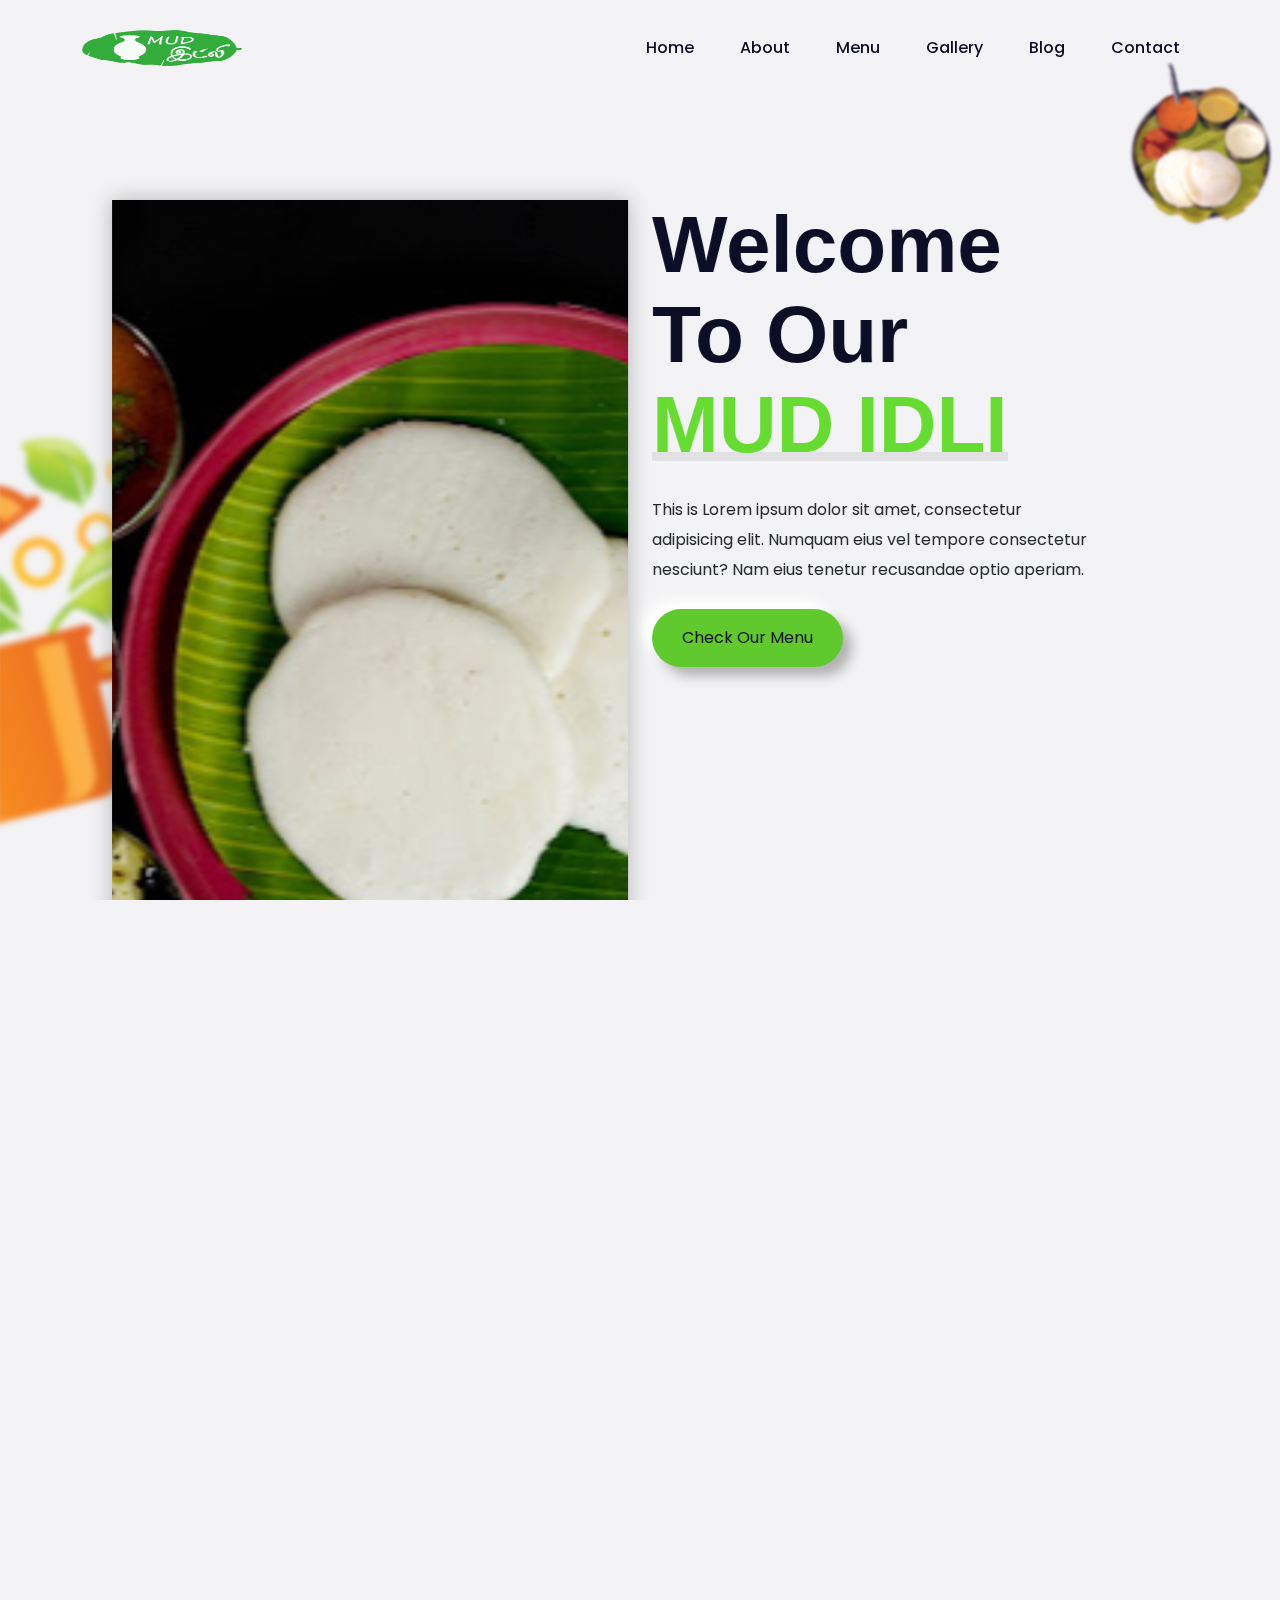
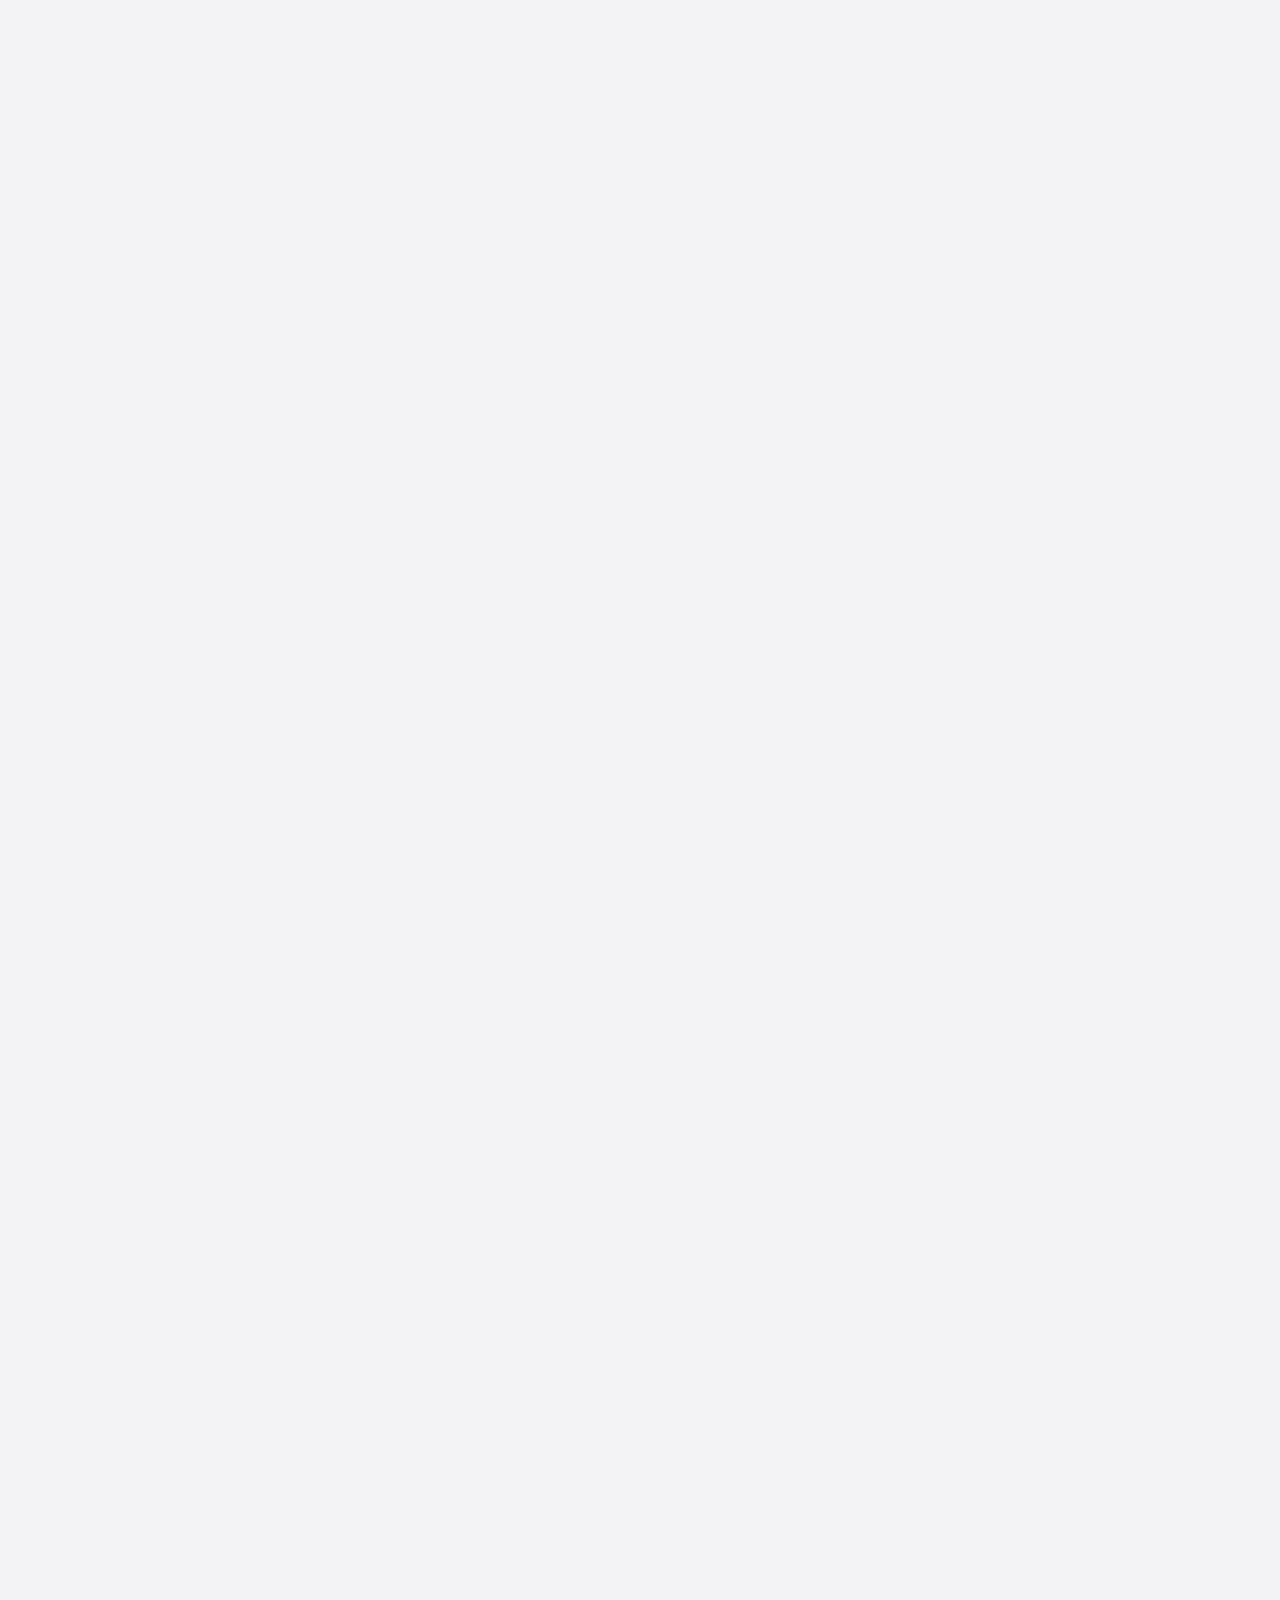
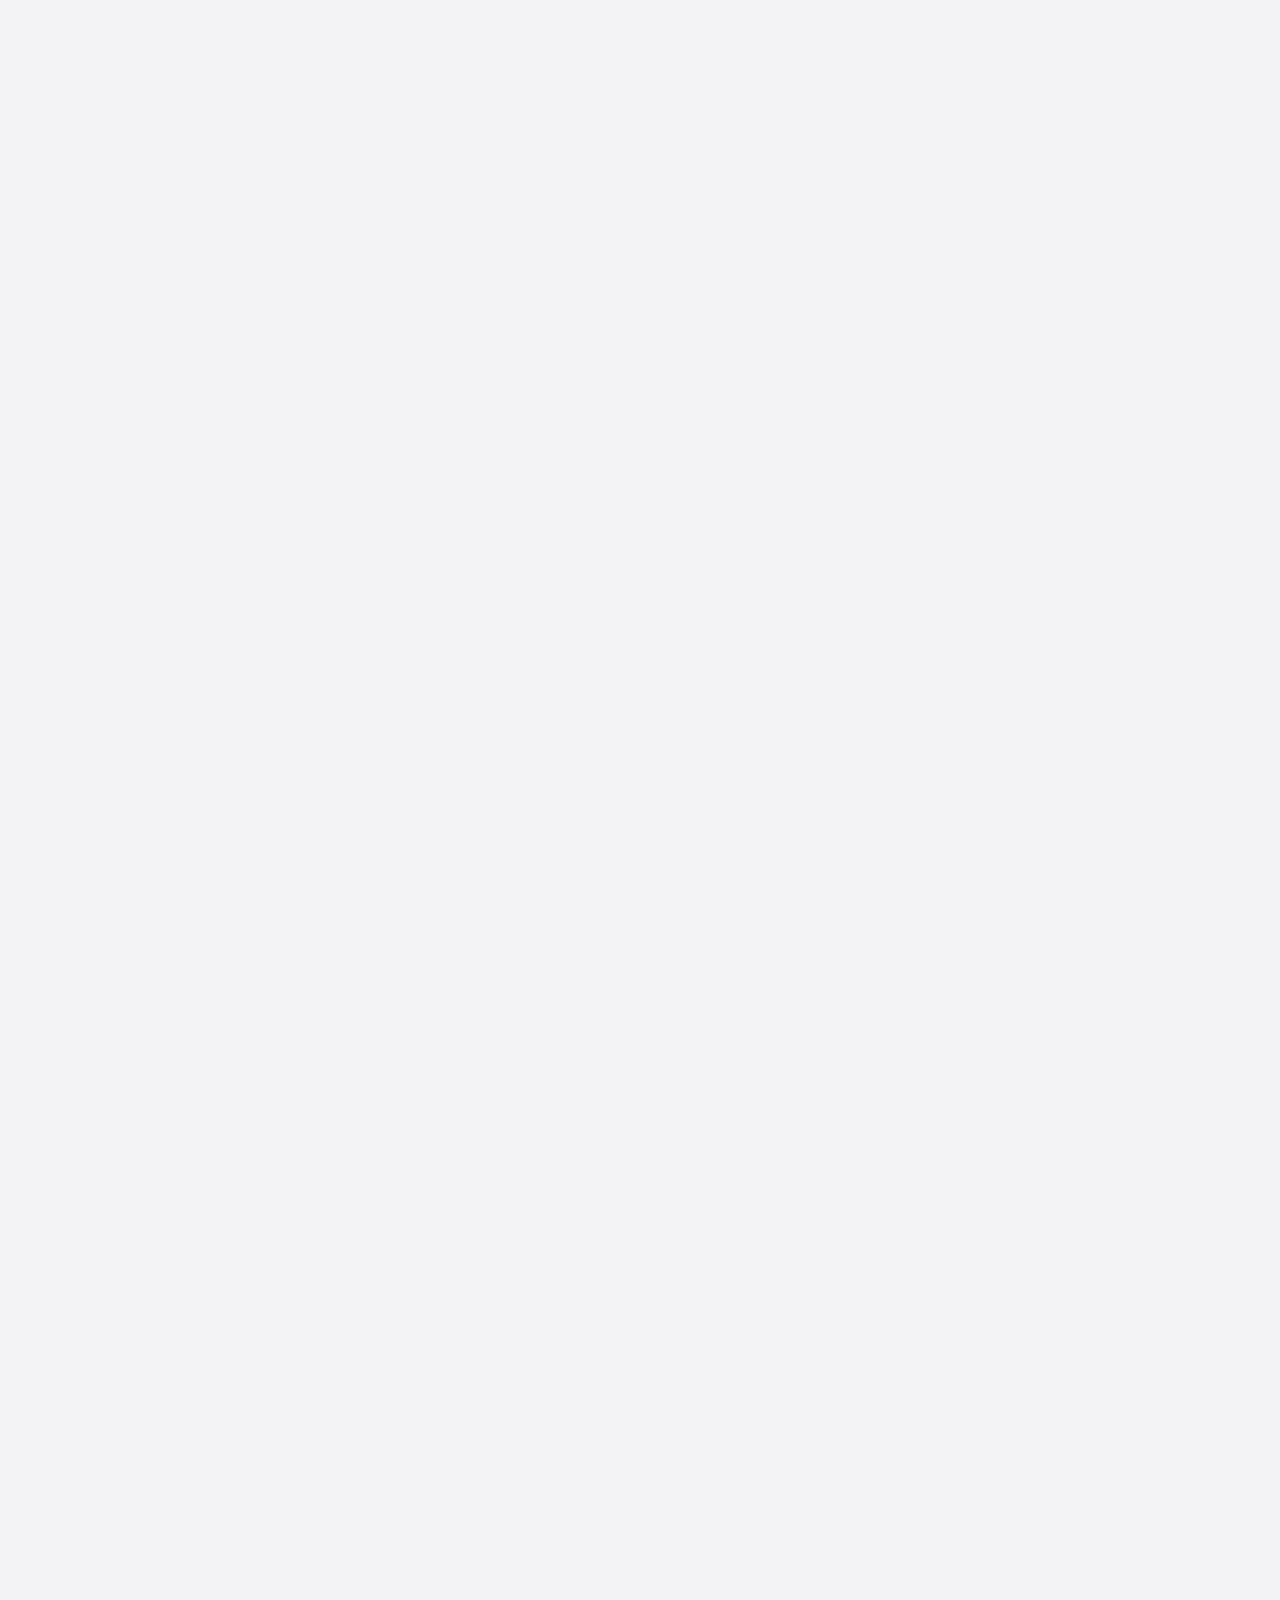
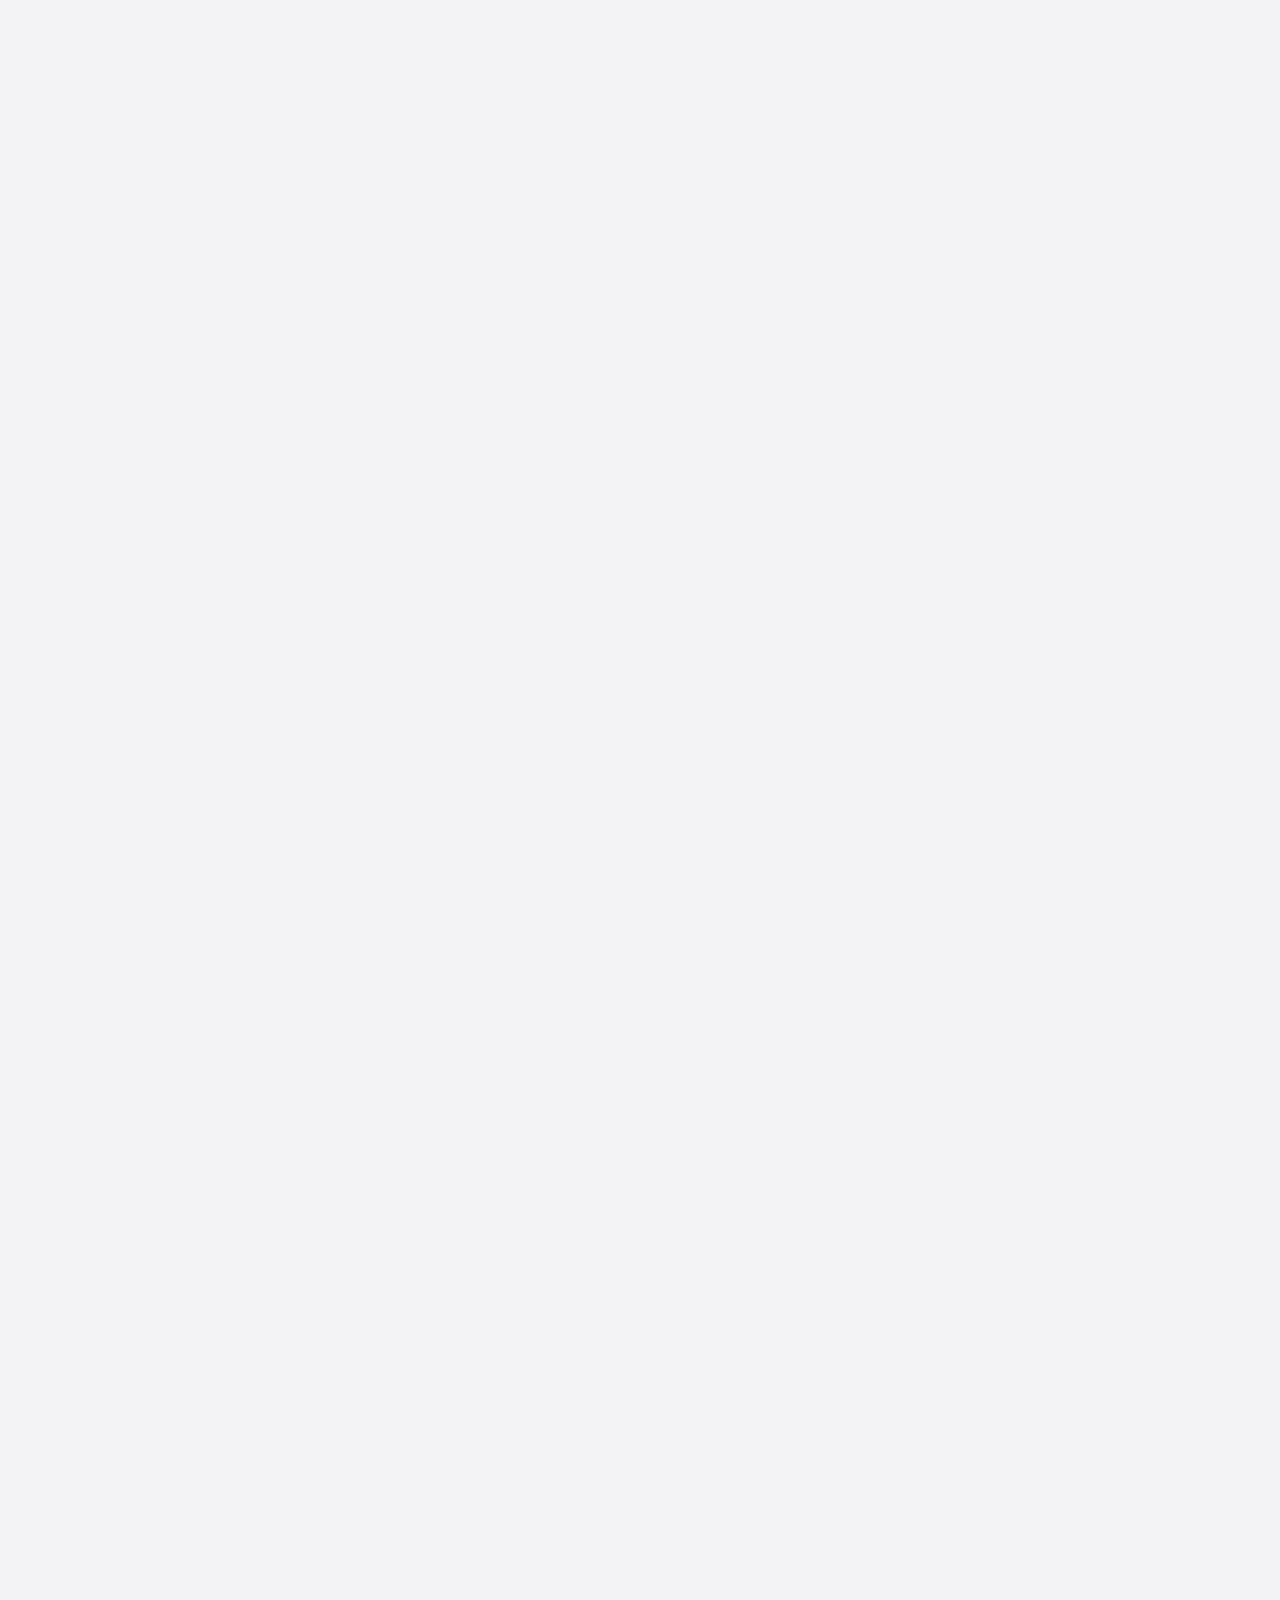
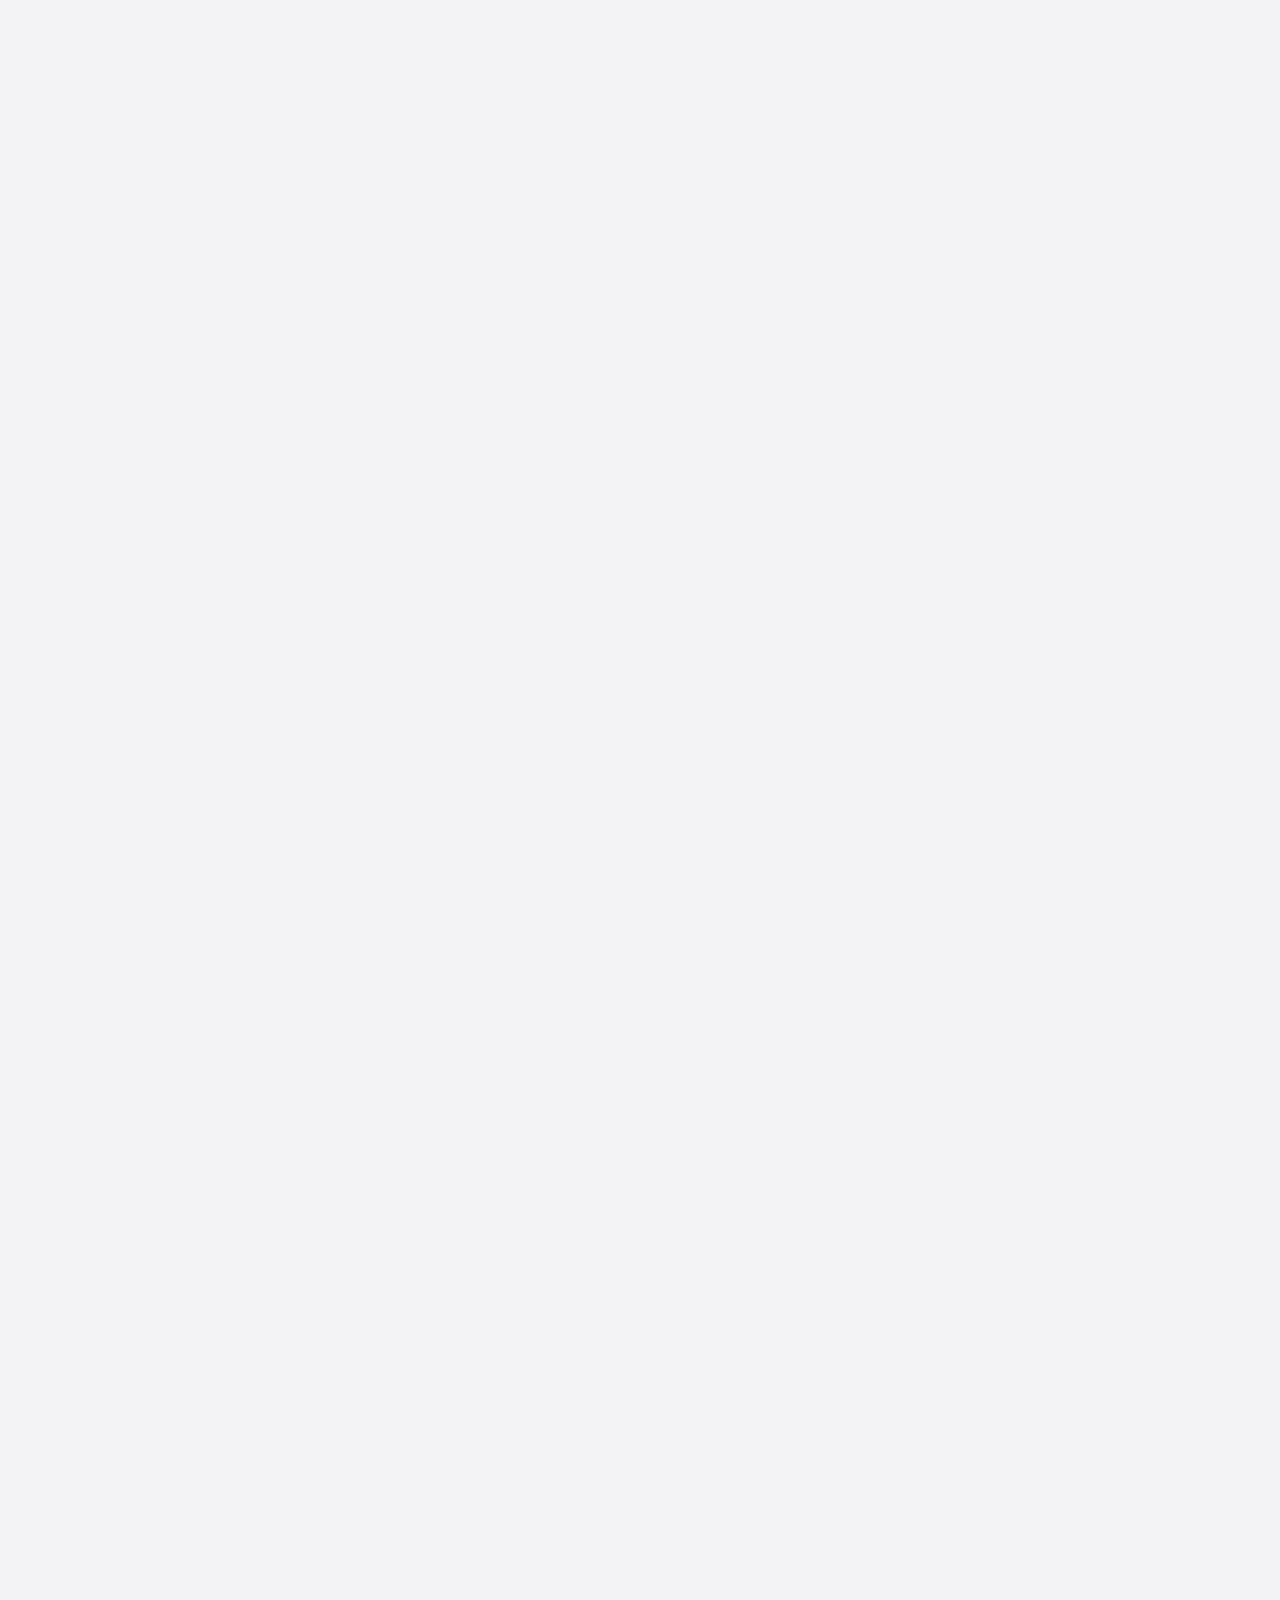
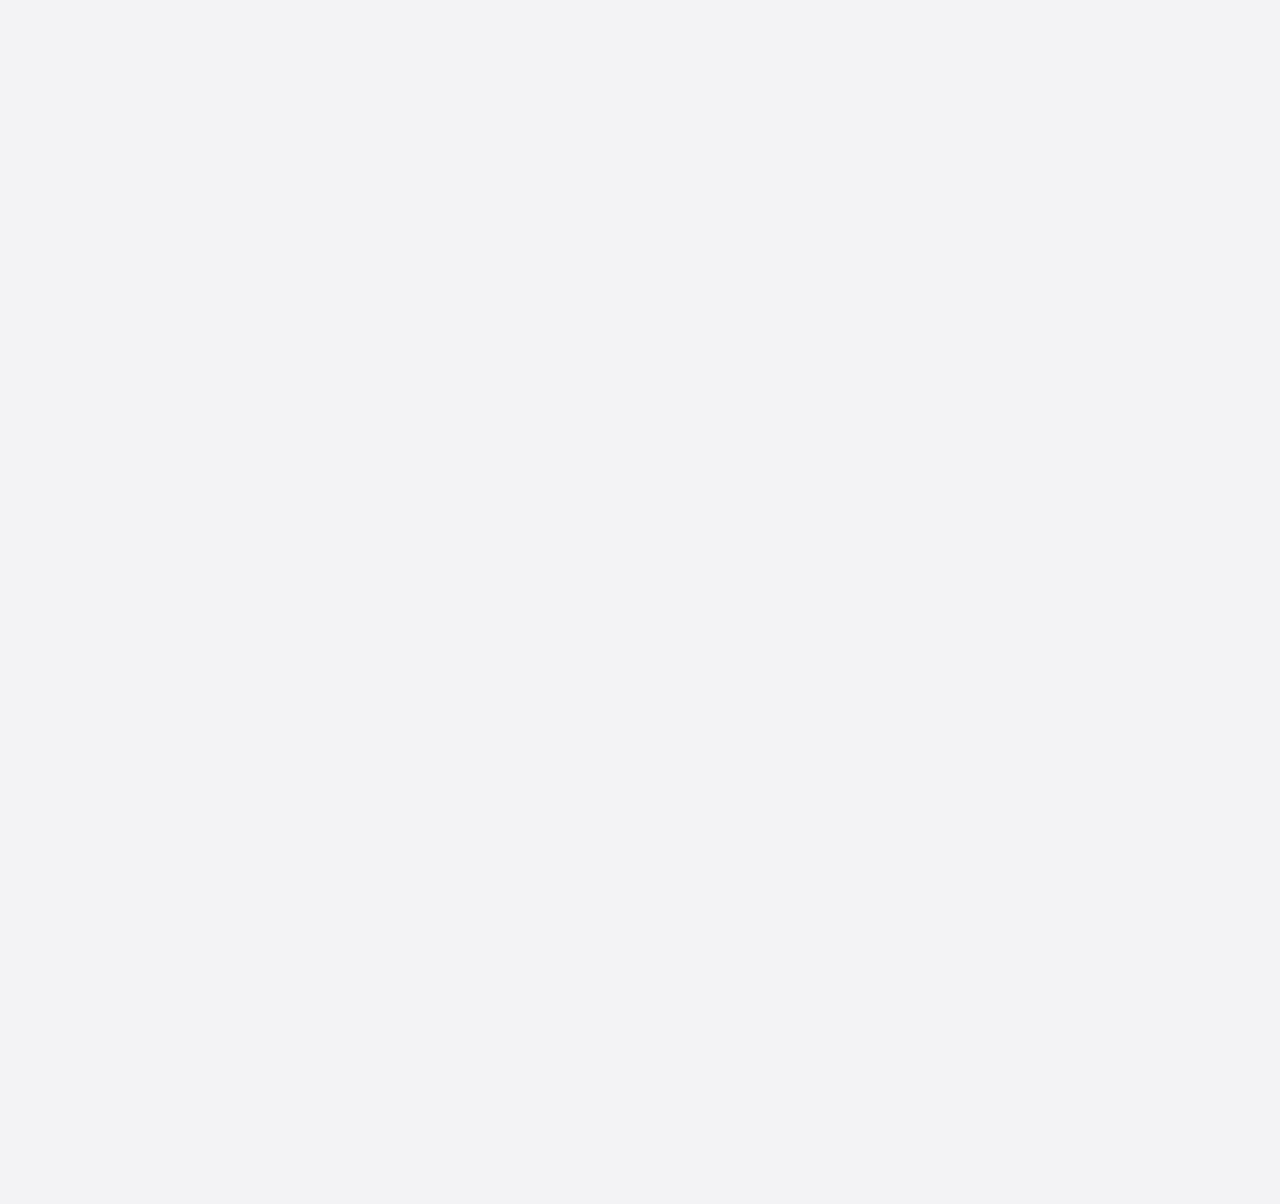
<file: index.html>
<!DOCTYPE html>
<html lang="en">

<head>
    <meta charset="UTF-8">
    <meta http-equiv="X-UA-Compatible" content="IE=edge">
    <meta name="viewport" content="width=device-width, initial-scale=1.0">
    <title>MUD IDLI</title>
    <link rel="icon" href="/assets/images/logo.png">
    <!-- for icons  -->
    <link rel="stylesheet" href="https://unicons.iconscout.com/release/v4.0.0/css/line.css">
    <!-- bootstrap  -->
    <link rel="stylesheet" href="assets/css/bootstrap.min.css">
    <!-- for swiper slider  -->
    <link rel="stylesheet" href="assets/css/swiper-bundle.min.css">

    <!-- fancy box  -->
    <link rel="stylesheet" href="assets/css/jquery.fancybox.min.css">
    <!-- custom css  -->
    <link rel="stylesheet" href="style.css">
    <!--AOS CSS-->
    <link href="https://unpkg.com/aos@2.3.1/dist/aos.css" rel="stylesheet">
    <!-- Google Fonts -->
    <link rel="preconnect" href="https://fonts.googleapis.com">
    <link rel="preconnect" href="https://fonts.gstatic.com" crossorigin>
    <link href="https://fonts.googleapis.com/css2?family=DynaPuff&display=swap" rel="stylesheet">
</head>

<body class="body-fixed">
    <!-- start of header  -->
    <header class="site-header">
        <div class="container">
            <div class="row">
                <div class="col-lg-2">
                    <div class="header-logo">
                        <a href="index.html">
                            <img src="/assets/images/logo.png" width="160" height="36" alt="Logo">
                        </a>
                    </div>
                </div>
                <div class="col-lg-10">
                    <div class="main-navigation">
                        <button class="menu-toggle"><span></span><span></span></button>
                        <nav class="header-menu">
                            <ul class="menu food-nav-menu">
                                <li><a href="#home">Home</a></li>
                                <li><a href="#about">About</a></li>
                                <li><a href="menu.html">Menu</a></li>
                                <li><a href="#gallery">Gallery</a></li>
                                <li><a href="#blog">Blog</a></li>
                                <li><a href="#contact">Contact</a></li>
                            </ul>
                        </nav>

                    </div>
                </div>
            </div>
        </div>
    </header>
    <!-- header ends  -->

    <div id="viewport">
        <div id="js-scroll-content">
            <section class="main-banner" id="home">
                <div class="js-parallax-scene">
                    <div class="banner-shape-1 w-100" data-depth="0.30">
                        <img src="assets/images/idli.png" alt="">
                    </div>
                    <div class="banner-shape-2 w-100" data-depth="0.25">
                        <img src="assets/images/leaf.png" alt="">
                    </div>
                </div>
                <div class="sec-wp">
                    <div class="container">
                        <div class="row">
                            <div class="col-lg-6">
                                <div class="banner-img-wp" data-aos="fade-down" data-aos-delay="500">
                                    <div class="banner-img" style="background-image: url(assets/images/mud-idli.png);">
                                        <div></div>
                                    </div>
                                </div>

                            </div>
                            <div class="col-lg-5">
                                <div class="banner-text">
                                    <h1 class="h1-title" data-aos="fade-left"
                                        style="font-family: 'Satisfy', sans-serif;">
                                        Welcome to our
                                        <span>MUD IDLI</span>

                                    </h1>
                                    <p data-aos="fade-left">This is Lorem ipsum dolor sit amet, consectetur adipisicing
                                        elit. Numquam eius
                                        vel tempore consectetur nesciunt? Nam eius tenetur recusandae optio aperiam.</p>
                                    <div class="banner-btn mt-4">
                                        <a href="menu.html" class="sec-btn">Check our Menu</a>
                                    </div>
                                </div>
                            </div>

                        </div>
                    </div>
                </div>
            </section>
            <!--Counter-->

            <section class="home container-fluid p-0" >
                <div class="brand-title mb-5" data-aos="zoom-in">
                    <h5 class="h5-title">Trusted by 50+ companies</h5>
                </div>
                <div class="counting" data-aos="zoom-in-down" data-aos-delay="600">

                    <div class="box">
                        <h1 class="count" data-count="3">3</h1>
                        <h3>Outlet</h3>
                    </div>
                    <div class="box">
                        <h1 class="count" data-count="1000">1000+</h1>
                        <h3>Customers</h3>
                    </div>
                    <div class="box">
                        <h1 class="count" data-count="100">100+</h1>
                        <h3>Clients</h3>
                    </div>

                    <div class="box">
                        <h1 class="count" data-count="200">100+</h1>
                        <h3>Events</h3>
                    </div>


                </div>

            </section>

            <!--About us-->
            <section class="about-sec section" id="about">
                <div class="container">
                    <div class="row">
                        <div class="col-lg-7">
                            <div class="sec-title text-center mb-5" data-aos="fade-right">
                                <p class="sec-sub-title mb-3">About Us</p>
                                <h2 class="h2-title">Our Success</h2>

                                <p style="text-align: justify;">This is Lorem ipsum dolor sit amet consectetur
                                    adipisicing elit. Saepe dolore at
                                    aspernatur eveniet temporibus placeat voluptatum quaerat accusamus possimus
                                    cupiditate, quidem impedit sed libero id perspiciatis esse earum repellat quam.
                                    Dolore modi temporibus quae possimus accusantium, cum corrupti sed deserunt iusto at
                                    sapiente nihil sint iste similique soluta dolor! Quod.</p>
                            </div>
                        </div>
                        <div class="col-lg-5 m-auto">
                            <div class="about-video">
                                <div class="about-video-img"
                                    style="background-image: url(assets/images/poricha-idli.png);" data-aos="fade-left" data-aos-delay="300">
                                </div>
                                <div class="play-btn-wp" data-aos="zoom-in" data-aos-delay="600">
                                    <a href="assets/images/video.mp4" data-fancybox="video" class="play-btn">
                                        <i class="uil uil-play"></i>

                                    </a>
                                    <span>Watch us</span>
                                </div>
                            </div>
                        </div>
                    </div>

                </div>
            </section> <!--End of About-->


            <!--Special foods-->
            <section class="two-col-sec section">
                <div class="container">
                    <div class="row align-items-center">
                        <div class="col-lg-5">
                            <div class="sec-img mt-5" data-aos="fade-right" data-aos-delay="400">
                                <img src="assets/images/poricha-idli.png" alt=""> 
                            </div>
                        </div>
                        <div class="col-lg-7">
                            <div class="sec-text" data-aos="fade-left">
                                <h2 class="xxl-title">Fried idli</h2>
                                <p>This is Lorem ipsum dolor sit amet consectetur adipisicing elit. Amet dolores
                                    eligendi earum eveniet soluta officiis asperiores repellat, eum praesentium nihil
                                    totam. Non ipsa expedita repellat atque mollitia praesentium assumenda quo
                                    distinctio excepturi nobis tenetur, cum ab vitae fugiat hic aspernatur? Quos
                                    laboriosam, repudiandae exercitationem atque a excepturi vel. Voluptas, ipsa.</p>
                                <p>This is Lorem ipsum dolor sit amet consectetur adipisicing elit. At fugit laborum
                                    voluptas magnam sed ad illum? Minus officiis quod deserunt.</p>

                            </div>
                        </div>
                    </div>
                </div>
            </section>

            <section class="two-col-sec section pt-0">
                <div class="container">
                    <div class="row align-items-center">
                        <div class="col-lg-6 order-lg-1 order-2" data-aos="fade-right" data-aos-delay="600">
                            <div class="sec-text">
                                <h2 class="xxl-title">MUD idli</h2>
                                <p>This is Lorem ipsum dolor sit amet consectetur adipisicing elit. Amet dolores
                                    eligendi earum eveniet soluta officiis asperiores repellat, eum praesentium nihil
                                    totam. Non ipsa expedita repellat atque mollitia praesentium assumenda quo
                                    distinctio excepturi nobis tenetur, cum ab vitae fugiat hic aspernatur? Quos
                                    laboriosam, repudiandae exercitationem atque a excepturi vel. Voluptas, ipsa.</p>
                                <p>This is Lorem ipsum dolor sit amet consectetur adipisicing elit. At fugit laborum
                                    voluptas magnam sed ad illum? Minus officiis quod deserunt.</p>
                            </div>
                        </div>
                        <div class="col-lg-6 order-lg-2 order-1">
                            <div class="sec-img"  data-aos="fade-left">
                                <img src="assets/images/sushi.png">
                            </div>
                        </div>
                    </div>
                </div>
            </section>

            <section class="book-table section bg-light">
                <div>

                </div>

                <div class="sec-wp">
                    <div class="container">
                        <div class="sec-title text-center mb-5" data-aos="zoom-in">
                            <p class="sec-sub-title">Our Gallery</p>
                            <h2 class="h2-title">Our Successful events and memories &#10024;</h2>
                        </div>

                        <div class="row" id="gallery" data-aos="zoom-in-up" data-aos-delay="500">
                            <div class="col-lg-8 m-auto">
                                <div class="book-table-img-slider" id="icon">
                                    <div class="swiper-wrapper">
                                        <a href="assets/images/bt1.jpg" data-fancybox="table-slider"
                                            class="book-table-img back-img swiper-slide"
                                            style="background-image: url(assets/images/bt1.jpg)"></a>
                                        <a href="assets/images/bt2.jpg" data-fancybox="table-slider"
                                            class="book-table-img back-img swiper-slide"
                                            style="background-image: url(assets/images/bt2.jpg)"></a>
                                        <a href="assets/images/bt3.jpg" data-fancybox="table-slider"
                                            class="book-table-img back-img swiper-slide"
                                            style="background-image: url(assets/images/bt3.jpg)"></a>
                                        <a href="assets/images/bt4.jpg" data-fancybox="table-slider"
                                            class="book-table-img back-img swiper-slide"
                                            style="background-image: url(assets/images/bt4.jpg)"></a>
                                        <a href="assets/images/bt1.jpg" data-fancybox="table-slider"
                                            class="book-table-img back-img swiper-slide"
                                            style="background-image: url(assets/images/bt1.jpg)"></a>
                                        <a href="assets/images/bt2.jpg" data-fancybox="table-slider"
                                            class="book-table-img back-img swiper-slide"
                                            style="background-image: url(assets/images/bt2.jpg)"></a>
                                        <a href="assets/images/bt3.jpg" data-fancybox="table-slider"
                                            class="book-table-img back-img swiper-slide"
                                            style="background-image: url(assets/images/bt3.jpg)"></a>
                                        <a href="assets/images/bt4.jpg" data-fancybox="table-slider"
                                            class="book-table-img back-img swiper-slide"
                                            style="background-image: url(assets/images/bt4.jpg)"></a>
                                    </div>

                                    <div class="swiper-button-wp">
                                        <div class="swiper-button-prev swiper-button">
                                            <i class="uil uil-angle-left"></i>
                                        </div>
                                        <div class="swiper-button-next swiper-button">
                                            <i class="uil uil-angle-right"></i>
                                        </div>
                                    </div>
                                    <div class="swiper-pagination"></div>
                                </div>
                            </div>
                        </div>


                    </div>
                </div>

            </section>

            <section class="our-team section">
                <div class="sec-wp">
                    <div class="container">
                        <div class="row">
                            <div class="col-lg-12">
                                <div class="sec-title text-center mb-5" data-aos="zoom-in" >
                                    <p class="sec-sub-title mb-3">Our Team</p>
                                    <h2 class="h2-title">Meet our Chefs</h2>

                                </div>
                            </div>
                        </div>
                        <div class="row team-slider">
                            <div class="swiper-wrapper">
                                <div class="col-lg-4 swiper-slide">
                                    <div class="team-box text-center">
                                        <div style="background-image: url(assets/images/chef/c1.jpg);"
                                            class="team-img back-img">

                                        </div>
                                        <h3 class="h3-title">Nilay Hirpara</h3>
                                        <div class="social-icon">
                                            <ul>
                                                <li>
                                                    <a href="#"><i class="uil uil-facebook-f"></i></a>
                                                </li>
                                                <li>
                                                    <a href="#">
                                                        <i class="uil uil-instagram"></i>
                                                    </a>
                                                </li>
                                                <li>
                                                    <a href="#">
                                                        <i class="uil uil-youtube"></i>
                                                    </a>
                                                </li>
                                            </ul>
                                        </div>
                                    </div>
                                </div>
                                <div class="col-lg-4 swiper-slide">
                                    <div class="team-box text-center">
                                        <div style="background-image: url(assets/images/chef/c2.jpg);"
                                            class="team-img back-img">

                                        </div>
                                        <h3 class="h3-title">Ravi Kumawat</h3>
                                        <div class="social-icon">
                                            <ul>
                                                <li>
                                                    <a href="#"><i class="uil uil-facebook-f"></i></a>
                                                </li>
                                                <li>
                                                    <a href="#">
                                                        <i class="uil uil-instagram"></i>
                                                    </a>
                                                </li>
                                                <li>
                                                    <a href="#">
                                                        <i class="uil uil-youtube"></i>
                                                    </a>
                                                </li>
                                            </ul>
                                        </div>
                                    </div>
                                </div>
                                <div class="col-lg-4 swiper-slide">
                                    <div class="team-box text-center">
                                        <div style="background-image: url(assets/images/chef/c3.jpg);"
                                            class="team-img back-img">

                                        </div>
                                        <h3 class="h3-title">Navnit Kumar</h3>
                                        <div class="social-icon">
                                            <ul>
                                                <li>
                                                    <a href="#"><i class="uil uil-facebook-f"></i></a>
                                                </li>
                                                <li>
                                                    <a href="#">
                                                        <i class="uil uil-instagram"></i>
                                                    </a>
                                                </li>
                                                <li>
                                                    <a href="#">
                                                        <i class="uil uil-youtube"></i>
                                                    </a>
                                                </li>
                                            </ul>
                                        </div>
                                    </div>
                                </div>
                                <div class="col-lg-4 swiper-slide">
                                    <div class="team-box text-center">
                                        <div style="background-image: url(assets/images/chef/c4.jpg);"
                                            class="team-img back-img">

                                        </div>
                                        <h3 class="h3-title">Pranav Badgal</h3>
                                        <div class="social-icon">
                                            <ul>
                                                <li>
                                                    <a href="#"><i class="uil uil-facebook-f"></i></a>
                                                </li>
                                                <li>
                                                    <a href="#">
                                                        <i class="uil uil-instagram"></i>
                                                    </a>
                                                </li>
                                                <li>
                                                    <a href="#">
                                                        <i class="uil uil-youtube"></i>
                                                    </a>
                                                </li>
                                            </ul>
                                        </div>
                                    </div>
                                </div>
                                <div class="col-lg-4 swiper-slide">
                                    <div class="team-box text-center">
                                        <div style="background-image: url(assets/images/chef/c5.jpg);"
                                            class="team-img back-img">

                                        </div>
                                        <h3 class="h3-title">Priyotosh Dey</h3>
                                        <div class="social-icon">
                                            <ul>
                                                <li>
                                                    <a href="#"><i class="uil uil-facebook-f"></i></a>
                                                </li>
                                                <li>
                                                    <a href="#">
                                                        <i class="uil uil-instagram"></i>
                                                    </a>
                                                </li>
                                                <li>
                                                    <a href="#">
                                                        <i class="uil uil-youtube"></i>
                                                    </a>
                                                </li>
                                            </ul>
                                        </div>
                                    </div>
                                </div>
                            </div>
                            <div class="swiper-button-wp">
                                <div class="swiper-button-prev swiper-button">
                                    <i class="uil uil-angle-left"></i>
                                </div>
                                <div class="swiper-button-next swiper-button">
                                    <i class="uil uil-angle-right"></i>
                                </div>
                            </div>
                            <div class="swiper-pagination"></div>
                        </div>
                    </div>
                </div>
            </section>

            <section class="testimonials section bg-light">
                <div class="sec-wp">
                    <div class="container">
                        <div class="row">
                            <div class="col-lg-12" data-aos="zoom-out" >
                                <div class="sec-title text-center mb-5">
                                    <p class="sec-sub-title mb-3">Review</p>
                                    <h2 class="h2-title">What our customers <span>say about us</span></h2>

                                </div>
                            </div>
                        </div>
                        <div class="row">
                            <div class="col-lg-5">
                                <div class="testimonials-img">
                                    <img src="assets/images/testimonial-img.png" alt="">
                                </div>
                            </div>
                            <div class="col-lg-7">
                                <div class="row">
                                    <div class="col-sm-6">
                                        <div class="testimonials-box">
                                            <div class="testimonial-box-top">
                                                <div class="testimonials-box-img back-img"
                                                    style="background-image: url(assets/images/testimonials/t1.jpg);">
                                                </div>
                                                <div class="star-rating-wp">
                                                    <div class="star-rating">
                                                        <span class="star-rating__fill" style="width:85%"></span>
                                                    </div>
                                                </div>

                                            </div>
                                            <div class="testimonials-box-text">
                                                <h3 class="h3-title">
                                                    Nilay Hirpara
                                                </h3>
                                                <p>Lorem, ipsum dolor sit amet consectetur adipisicing elit. Itaque,
                                                    quisquam.</p>
                                            </div>
                                        </div>
                                    </div>
                                    <div class="col-sm-6">
                                        <div class="testimonials-box">
                                            <div class="testimonial-box-top">
                                                <div class="testimonials-box-img back-img"
                                                    style="background-image: url(assets/images/testimonials/t2.jpg);">
                                                </div>
                                                <div class="star-rating-wp">
                                                    <div class="star-rating">
                                                        <span class="star-rating__fill" style="width:80%"></span>
                                                    </div>
                                                </div>

                                            </div>
                                            <div class="testimonials-box-text">
                                                <h3 class="h3-title">
                                                    Ravi Kumawat
                                                </h3>
                                                <p>Lorem, ipsum dolor sit amet consectetur adipisicing elit. Itaque,
                                                    quisquam.</p>
                                            </div>
                                        </div>
                                    </div>
                                    <div class="col-sm-6">
                                        <div class="testimonials-box">
                                            <div class="testimonial-box-top">
                                                <div class="testimonials-box-img back-img"
                                                    style="background-image: url(assets/images/testimonials/t3.jpg);">
                                                </div>
                                                <div class="star-rating-wp">
                                                    <div class="star-rating">
                                                        <span class="star-rating__fill" style="width:89%"></span>
                                                    </div>
                                                </div>

                                            </div>
                                            <div class="testimonials-box-text">
                                                <h3 class="h3-title">
                                                    Navnit Kumar
                                                </h3>
                                                <p>Lorem, ipsum dolor sit amet consectetur adipisicing elit. Itaque,
                                                    quisquam.</p>
                                            </div>
                                        </div>
                                    </div>
                                    <div class="col-sm-6">
                                        <div class="testimonials-box">
                                            <div class="testimonial-box-top">
                                                <div class="testimonials-box-img back-img"
                                                    style="background-image: url(assets/images/testimonials/t4.jpg);">
                                                </div>
                                                <div class="star-rating-wp">
                                                    <div class="star-rating">
                                                        <span class="star-rating__fill" style="width:100%"></span>
                                                    </div>
                                                </div>

                                            </div>
                                            <div class="testimonials-box-text">
                                                <h3 class="h3-title">
                                                    Somyadeep Bhowmik
                                                </h3>
                                                <p>Lorem, ipsum dolor sit amet consectetur adipisicing elit. Itaque,
                                                    quisquam.</p>
                                            </div>
                                        </div>
                                    </div>
                                </div>
                            </div>
                        </div>
                    </div>
                </div>
            </section>

            <section class="faq-sec section-repeat-img" style="background-image: url(assets/images/faq-bg.png);">
                <div class="sec-wp">
                    <div class="container">
                        <div class="row">
                            <div class="col-lg-12">
                                <div class="sec-title text-center mb-5" data-aos="zoom-in" data-aos-delay="100">
                                    <p class="sec-sub-title mb-3">faqs</p>
                                    <h2 class="h2-title">Frequently <span>asked questions</span></h2>

                                </div>
                            </div>
                        </div>

                        <div class="faq-row" data-aos="fade-down" data-aos-delay="300">
                            <div class="faq-box">
                                <h4 class="h4-title">What are the login hours?</h4>
                                <p>It is Lorem ipsum dolor, sit amet consectetur adipisicing elit. Temporibus ipsum
                                    vitae fugit laboriosam dolor distinctio.</p>
                            </div>
                            <div class="faq-box">
                                <h4 class="h4-title">What do i get my refund?</h4>
                                <p>It is Lorem ipsum dolor, sit amet consectetur adipisicing elit. Temporibus ipsum
                                    vitae fugit laboriosam dolor distinctio. Lorem ipsum dolor sit amet.</p>
                            </div>
                            <div class="faq-box">
                                <h4 class="h4-title">How long it will take food to arrive?</h4>
                                <p>It is Lorem ipsum dolor, sit amet consectetur adipisicing elit. Temporibus ipsum
                                    vitae fugit laboriosam dolor distinctio.</p>
                            </div>
                            <div class="faq-box">
                                <h4 class="h4-title">Does your restaurant has both veg and non veg?</h4>
                                <p>It is Lorem ipsum dolor, sit amet consectetur adipisicing elit. Temporibus ipsum
                                    vitae fugit laboriosam dolor distinctio. Lorem ipsum, dolor sit amet consectetur
                                    adipisicing elit. Voluptates, distinctio?</p>
                            </div>
                            <div class="faq-box">
                                <h4 class="h4-title">What is cost of food delivery?</h4>
                                <p>It is Lorem ipsum dolor, sit amet consectetur adipisicing elit. Temporibus ipsum
                                    vitae fugit laboriosam dolor distinctio. Lorem ipsum dolor sit amet consectetur,
                                    adipisicing elit. Nam officiis ducimus, cum enim repudiandae animi.</p>
                            </div>
                            <div class="faq-box">
                                <h4 class="h4-title">Who is eligible for pro membership?</h4>
                                <p>It is Lorem ipsum dolor, sit amet consectetur adipisicing elit. Temporibus ipsum
                                    vitae fugit laboriosam dolor distinctio. </p>
                            </div>
                        </div>

                    </div>
                </div>

            </section>

            <!--Blog section -->
            <div class="bg-pattern bg-light repeat-img"
                style="background-image: url(assets/images/blog-pattern-bg.png);">
                <section class="blog-sec section" id="blog">
                    <div class="sec-wp">
                        <div class="container">
                            <div class="row">
                                <div class="col-lg-12">
                                    <div class="sec-title text-center mb-5" data-aos="zoom-in" data-aos-delay="300">
                                        <p class="sec-sub-title mb-3">Our blog</p>
                                        <h2 class="h2-title">Latest Events</span></h2>

                                    </div>
                                </div>
                            </div>
                            <div class="row" data-aos="zoom-in-up" data-aos-delay="500">
                                <div class="col-lg-4">
                                    <div class="blog-box">
                                        <div class="blog-img back-img"
                                            style="background-image: url(assets/images/poricha-idli.png);"></div>
                                        <div class="blog-text">
                                            <p class="blog-date">September.15.2021</p>
                                            <a href="#" class="h4-title">Energy Drink which you can make at home.</a>
                                            <p>Lorem ipsum dolor sit amet consectetur, adipisicing elit. Pariatur ipsa
                                                explicabo atque reprehenderit beatae! Accusantium soluta consequuntur
                                                blanditiis amet ad.</p>
                                            <a href="#" class="sec-btn">Read More</a>
                                        </div>
                                    </div>
                                </div>
                                <div class="col-lg-4">
                                    <div class="blog-box">
                                        <div class="blog-img back-img"
                                            style="background-image: url(assets/images/mud-idli.png);"></div>
                                        <div class="blog-text">
                                            <p class="blog-date">October.15.2021</p>
                                            <a href="#" class="h4-title">Fresh Veggie and rice combo for dinner.</a>
                                            <p>Lorem ipsum dolor sit amet consectetur, adipisicing elit. Pariatur ipsa
                                                explicabo atque reprehenderit beatae! Accusantium soluta consequuntur
                                                blanditiis amet ad.</p>
                                            <a href="#" class="sec-btn">Read More</a>
                                        </div>
                                    </div>
                                </div>
                                <div class="col-lg-4">
                                    <div class="blog-box">
                                        <div class="blog-img back-img"
                                            style="background-image: url(assets/images/kudal-idli.png);"></div>
                                        <div class="blog-text">
                                            <p class="blog-date">November.15.2021</p>
                                            <a href="#" class="h4-title">Chicken burger with double nuggets</a>
                                            <p>Lorem ipsum dolor sit amet consectetur, adipisicing elit. Pariatur ipsa
                                                explicabo atque reprehenderit beatae! Accusantium soluta consequuntur
                                                blanditiis amet ad.</p>
                                            <a href="#" class="sec-btn">Read More</a>
                                        </div>
                                    </div>
                                </div>
                            </div>
                        </div>
                    </div>
                </section>
                <!--
                <section class="newsletter-sec section pt-0">
                    <div class="sec-wp">
                        <div class="container">
                            <div class="row">
                                <div class="col-lg-8 m-auto">
                                    <div class="newsletter-box text-center back-img white-text"
                                        style="background-image: url(assets/images/news.jpg);">
                                        <div class="bg-overlay dark-overlay"></div>
                                        <div class="sec-wp">
                                            <div class="newsletter-box-text">
                                                <h2 class="h2-title">Subscribe our newsletter</h2>
                                                <p>This is Lorem ipsum dolor sit amet consectetur adipisicing elit ad
                                                    veritatis.</p>
                                            </div>
                                            <form action="#" class="newsletter-form">
                                                <input type="email" class="form-input"
                                                    placeholder="Enter your Email Here" required>
                                                <button type="submit" class="sec-btn primary-btn">Submit</button>
                                            </form>
                                        </div>
                                    </div>
                                </div>
                            </div>
                        </div>
                    </div>
                </section>-->
            </div>

            <!-- footer starts  -->
            <footer class="site-footer" id="contact">
                <div class="top-footer section">
                    <div class="sec-wp">
                        <div class="container">
                            <div class="row">
                                <div class="col-lg-4">
                                    <div class="footer-info">
                                        <div class="footer-logo">
                                            <a href="index.html">
                                                <img src="/assets/images/logo.png" alt="" width="200px">
                                            </a>
                                        </div>
                                        <p>Lorem ipsum, dolor sit amet consectetur adipisicing elit. Mollitia, tenetur.
                                        </p>
                                        <div class="social-icon">
                                            <ul>
                                                <li>
                                                    <a href="#">
                                                        <i class="uil uil-facebook-f"></i>
                                                    </a>
                                                </li>
                                                <li>
                                                    <a href="#">
                                                        <i class="uil uil-instagram"></i>
                                                    </a>
                                                </li>
                                                <li>
                                                    <a href="#">
                                                        <i class="uil uil-github-alt"></i>
                                                    </a>
                                                </li>
                                                <li>
                                                    <a href="#">
                                                        <i class="uil uil-youtube"></i>
                                                    </a>
                                                </li>
                                            </ul>
                                        </div>
                                    </div>
                                </div>
                                <div class="col-lg-8">
                                    <div class="footer-flex-box">
                                        <div class="footer-table-info">
                                            <h3 class="h3-title">open hours</h3>
                                            <ul>
                                                <li><i class="uil uil-clock"></i> Mon-Thurs : 9am - 22pm</li>
                                                <li><i class="uil uil-clock"></i> Fri-Sun : 11am - 22pm</li>
                                            </ul>
                                        </div>
                                        <div class="footer-menu food-nav-menu">
                                            <h3 class="h3-title">Links</h3>
                                            <ul class="column-2">
                                                <li>
                                                    <a href="#home" class="footer-active-menu">Home</a>
                                                </li>
                                                <li><a href="#about">About</a></li>
                                                <li><a href="menu.html">Menu</a></li>
                                                <li><a href="#gallery">Gallery</a></li>
                                                <li><a href="#blog">Blog</a></li>
                                                <li><a href="#contact">Contact</a></li>
                                            </ul>
                                        </div>
                                        <div class="footer-menu">
                                            <h3 class="h3-title">Company</h3>
                                            <ul>
                                                <li><a href="#">Terms & Conditions</a></li>
                                                <li><a href="#">Privacy Policy</a></li>
                                                <li><a href="#">Cookie Policy</a></li>
                                            </ul>
                                        </div>
                                    </div>
                                </div>
                            </div>
                        </div>
                    </div>
                </div>
                <div class="bottom-footer">
                    <div class="container">
                        <div class="row">
                            <div class="col-lg-12 text-center">
                                <div class="copyright-text">
                                    <p>Copyright &copy; 2023 <span class="name">Mud idli.</span> All Rights Reserved.
                                    </p>

                                    <p> Designed by <a href="#">Indorap Solutions <span
                                                style="color: red;font-size: 25px;">&heartsuit;</span> </a>
                                    </p>

                                </div>
                            </div>
                        </div>
                        <a href="#" class="back-to-top d-flex align-items-center justify-content-center"><i
                                class="bi bi-arrow-up-short">^</i></a>
                    </div>
                </div>
            </footer>



        </div>
    </div>





    <!-- jquery  -->
    <script src="assets/js/jquery-3.5.1.min.js"></script>
    <!-- bootstrap -->
    <script src="assets/js/bootstrap.min.js"></script>
    <script src="assets/js/popper.min.js"></script>

    <!-- fontawesome  -->
    <script src="assets/js/font-awesome.min.js"></script>

    <!-- swiper slider  -->
    <script src="assets/js/swiper-bundle.min.js"></script>

    <!-- mixitup -- filter  -->
    <script src="assets/js/jquery.mixitup.min.js"></script>

    <!-- fancy box  -->
    <script src="assets/js/jquery.fancybox.min.js"></script>

    <!-- parallax  -->
    <script src="assets/js/parallax.min.js"></script>

    <!-- gsap  -->
    <script src="assets/js/gsap.min.js"></script>

    <!-- scroll trigger  -->
    <script src="assets/js/ScrollTrigger.min.js"></script>
    <!-- scroll to plugin  -->
    <script src="assets/js/ScrollToPlugin.min.js"></script>
    <!-- rellax  -->
    <!-- <script src="assets/js/rellax.min.js"></script> -->
    <!-- <script src="assets/js/rellax-custom.js"></script> -->
    <!-- smooth scroll  -->
    <script src="assets/js/smooth-scroll.js"></script>

    <script src="assets/vendor/purecounter/purecounter_vanilla.js"></script>
    <!-- custom js  -->
    <script src="main.js"></script>

    <!--Aos-->
    <script src="https://unpkg.com/aos@2.3.1/dist/aos.js"></script>
    <!--AOS-->
    <script>
        window.addEventListener('load', () => {
            AOS.init({
                duration: 1000,
                easing: 'ease-in-out',
                once: true,
                mirror: false
            })
        });
    </script>

    <script>
        const onscroll = (el, listener) => {
            el.addEventListener('scroll', listener)
        }

        /**
         * Back to top button
         */
        let backtotop = document.querySelector('.back-to-top')
        if (backtotop) {
            const toggleBacktotop = () => {
                if (window.scrollY > 100) {
                    backtotop.classList.add('active')
                } else {
                    backtotop.classList.remove('active')
                }
            }
            window.addEventListener('load', toggleBacktotop)
            onscroll(document, toggleBacktotop)
        }
    </script>

</body>

</html>
</file>
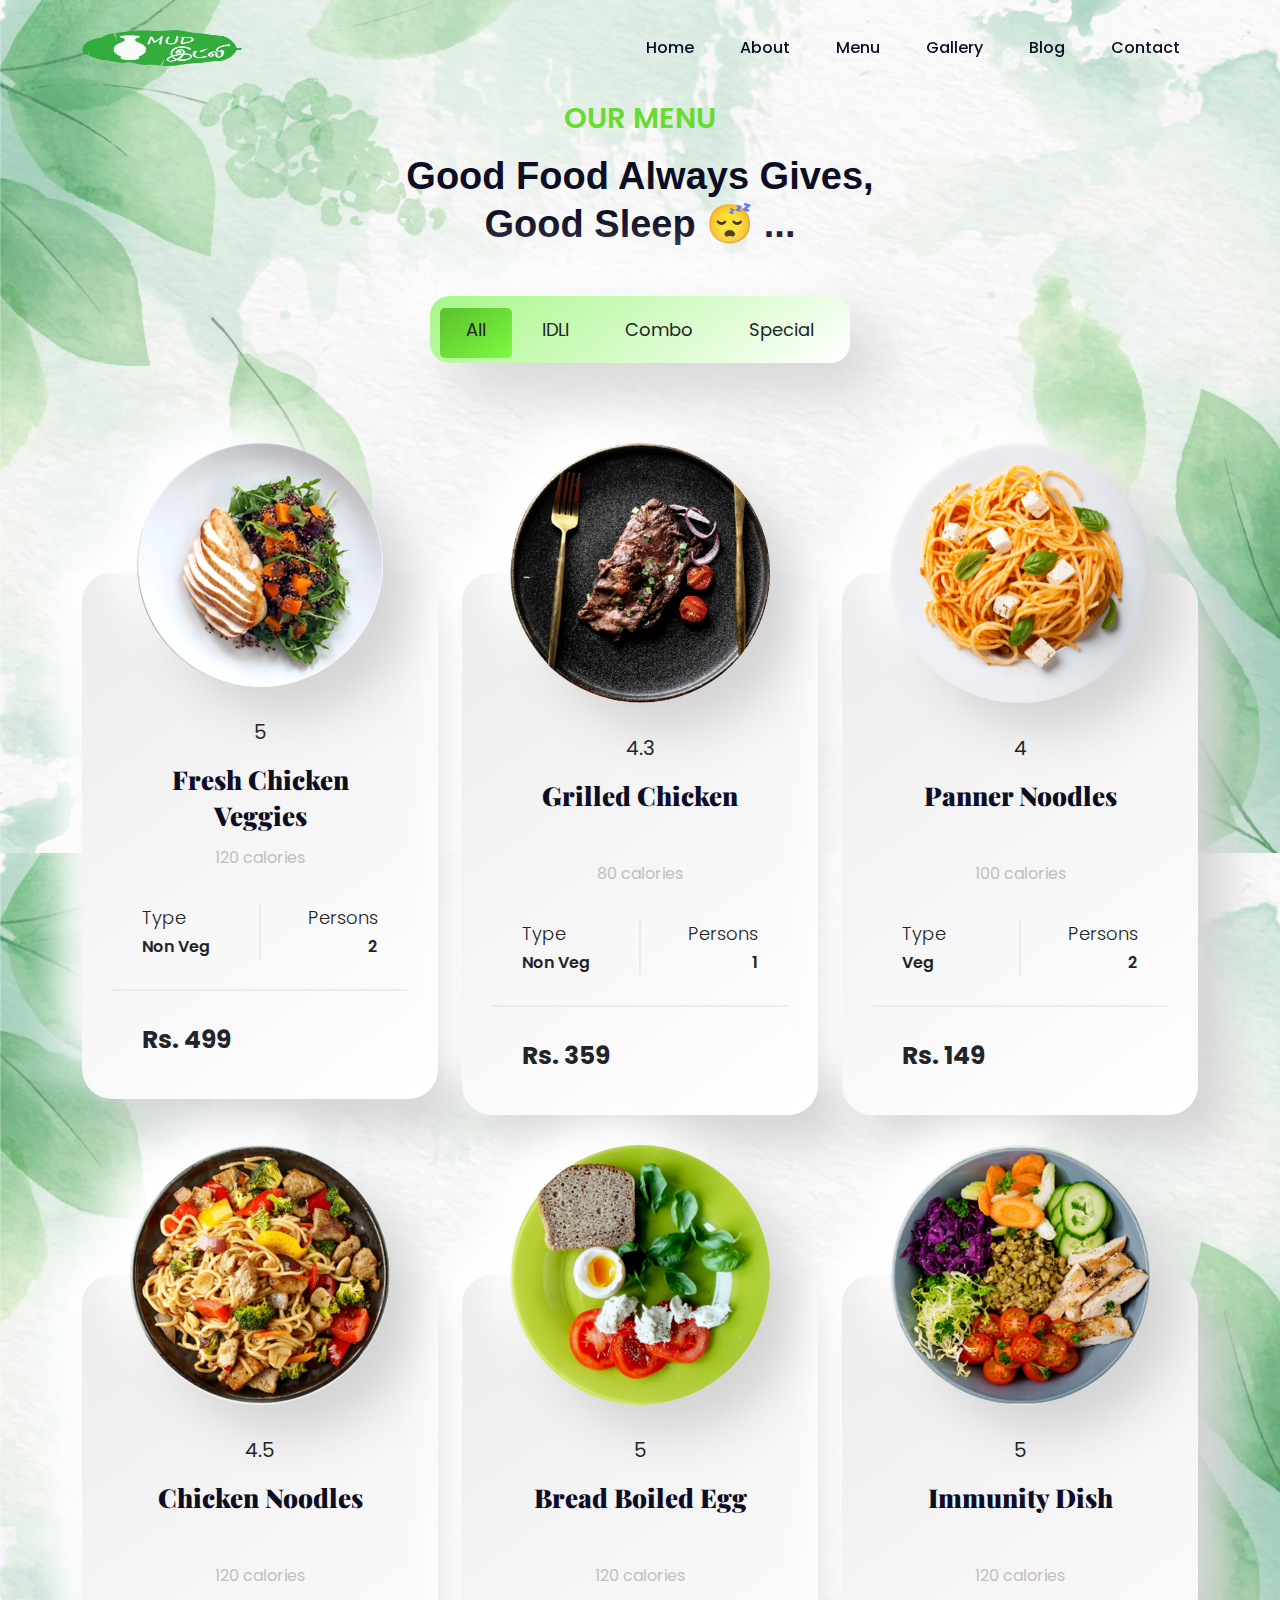
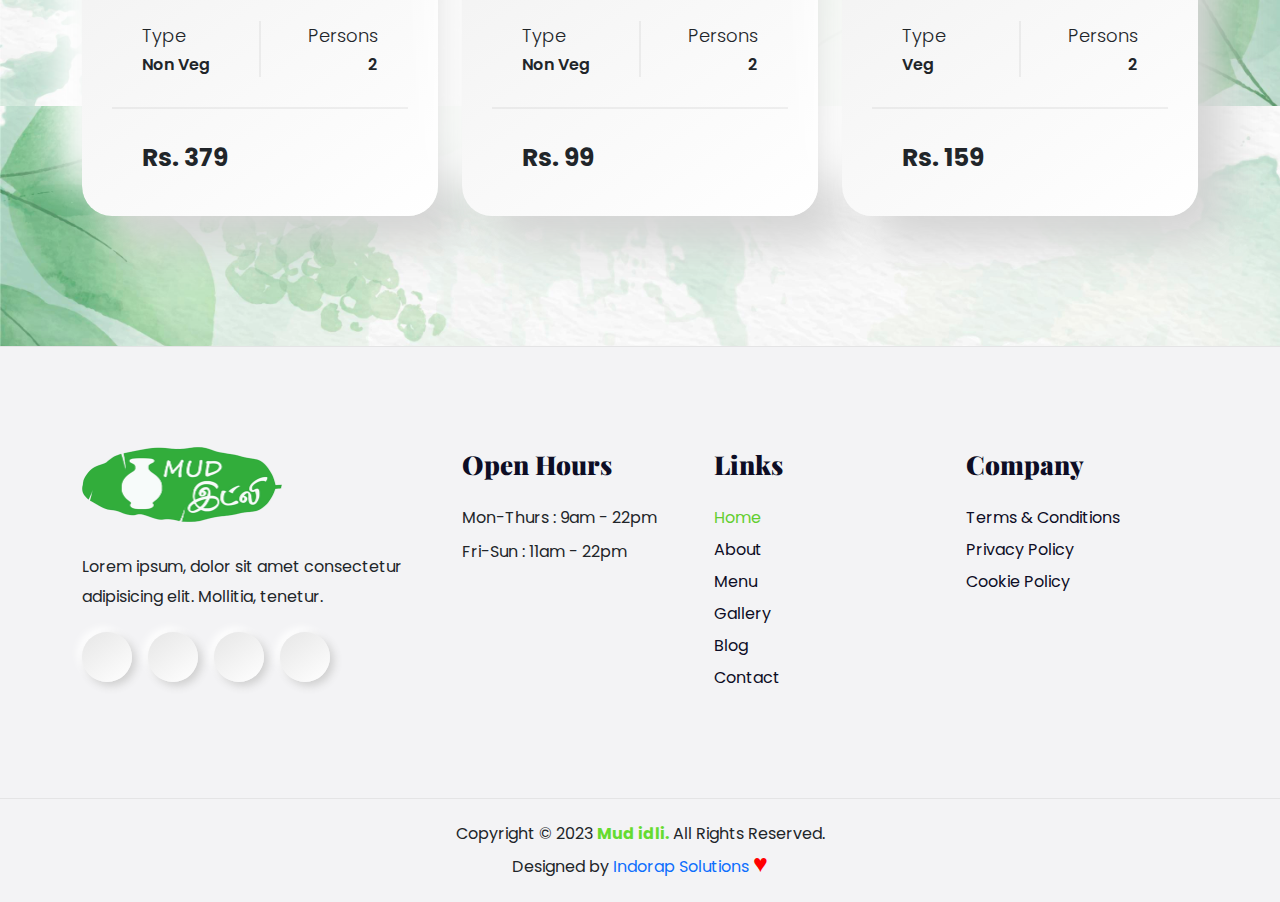
<file: menu.html>
<!DOCTYPE html>
<html lang="en">

<head>
    <meta charset="UTF-8">
    <meta http-equiv="X-UA-Compatible" content="IE=edge">
    <meta name="viewport" content="width=device-width, initial-scale=1.0">
    <title>MUD IDLI</title>
    <link rel="icon" href="/assets/images/logo.png">
    <!-- for icons  -->
    <link rel="stylesheet" href="https://unicons.iconscout.com/release/v4.0.0/css/line.css">
    <!-- bootstrap  -->
    <link rel="stylesheet" href="assets/css/bootstrap.min.css">
    <!-- for swiper slider  -->
    <link rel="stylesheet" href="assets/css/swiper-bundle.min.css">

    <!-- fancy box  -->
    <link rel="stylesheet" href="assets/css/jquery.fancybox.min.css">
    <!-- custom css  -->
    <link rel="stylesheet" href="style.css">
    <!--AOS CSS-->
    <link href="https://unpkg.com/aos@2.3.1/dist/aos.css" rel="stylesheet">
    <!-- Google Fonts -->
    <link rel="preconnect" href="https://fonts.googleapis.com">
    <link rel="preconnect" href="https://fonts.gstatic.com" crossorigin>
    <link href="https://fonts.googleapis.com/css2?family=DynaPuff&display=swap" rel="stylesheet">
</head>

<body class="body-fixed">
    <!-- start of header  -->
    <header class="site-header">
        <div class="container">
            <div class="row">
                <div class="col-lg-2">
                    <div class="header-logo">
                        <a href="index.html">
                            <img src="/assets/images/logo.png" width="160" height="36" alt="Logo">
                        </a>
                    </div>
                </div>
                <div class="col-lg-10">
                    <div class="main-navigation">
                        <button class="menu-toggle"><span></span><span></span></button>
                        <nav class="header-menu">
                            <ul class="menu food-nav-menu">
                                <li><a href="index.html">Home</a></li>
                                <li><a href="index.html#about">About</a></li>
                                <li><a href="menu.html">Menu</a></li>
                                <li><a href="#gallery">Gallery</a></li>
                                <li><a href="#blog">Blog</a></li>
                                <li><a href="#contact">Contact</a></li>
                            </ul>
                        </nav>

                    </div>
                </div>
            </div>
        </div>
    </header>
    <!-- header ends  -->



    <!--Menu section-->

    <section style="background-image: url(assets/images/menu-bg1.jpg);" class="our-menu section bg-light repeat-img"
        id="menu">
        <div class="sec-wp">
            <div class="container">
                <div class="row">
                    <div class="col-lg-12">
                        <div class="sec-title text-center mb-5">
                            <p class="sec-sub-title mb-3">our menu</p>
                            <h2 class="h2-title">Good food always gives, <span>good sleep &#128564; ...</span></h2>
                        </div>
                    </div>
                </div>
                <div class="menu-tab-wp">
                    <div class="row">
                        <div class="col-lg-12 m-auto">
                            <div class="menu-tab text-center">
                                <ul class="filters">
                                    <div class="filter-active"></div>
                                    <li class="filter" data-filter=".all, .breakfast, .lunch, .dinner">

                                        All
                                    </li>
                                    <li class="filter" data-filter=".breakfast">

                                        IDLI
                                    </li>
                                    <li class="filter" data-filter=".lunch">

                                        Combo
                                    </li>
                                    <li class="filter" data-filter=".dinner">

                                        Special
                                    </li>
                                </ul>
                            </div>
                        </div>
                    </div>
                </div>
                <div class="menu-list-row">
                    <div class="row g-xxl-5 bydefault_show" id="menu-dish">
                        <div class="col-lg-4 col-sm-6 dish-box-wp breakfast" data-cat="breakfast">
                            <div class="dish-box text-center">
                                <div class="dist-img">
                                    <img src="assets/images/dish/1.png" alt="">
                                </div>
                                <div class="dish-rating">
                                    5
                                    <i class="uil uil-star"></i>
                                </div>
                                <div class="dish-title">
                                    <h3 class="h3-title">Fresh Chicken Veggies</h3>
                                    <p>120 calories</p>
                                </div>
                                <div class="dish-info">
                                    <ul>
                                        <li>
                                            <p>Type</p>
                                            <b>Non Veg</b>
                                        </li>
                                        <li>
                                            <p>Persons</p>
                                            <b>2</b>
                                        </li>
                                    </ul>
                                </div>
                                <div class="dist-bottom-row">
                                    <ul>
                                        <li>
                                            <b>Rs. 499</b>
                                        </li>
                                       
                                    </ul>
                                </div>
                            </div>
                        </div>

                        <!-- 2 -->
                        <div class="col-lg-4 col-sm-6 dish-box-wp breakfast" data-cat="breakfast">
                            <div class="dish-box text-center">
                                <div class="dist-img">
                                    <img src="assets/images/dish/2.png" alt="">
                                </div>
                                <div class="dish-rating">
                                    4.3
                                    <i class="uil uil-star"></i>
                                </div>
                                <div class="dish-title">
                                    <h3 class="h3-title">Grilled Chicken</h3>
                                    <p>80 calories</p>
                                </div>
                                <div class="dish-info">
                                    <ul>
                                        <li>
                                            <p>Type</p>
                                            <b>Non Veg</b>
                                        </li>
                                        <li>
                                            <p>Persons</p>
                                            <b>1</b>
                                        </li>
                                    </ul>
                                </div>
                                <div class="dist-bottom-row">
                                    <ul>
                                        <li>
                                            <b>Rs. 359</b>
                                        </li>
                                       
                                    </ul>
                                </div>
                            </div>
                        </div>
                        <!-- 3 -->
                        <div class="col-lg-4 col-sm-6 dish-box-wp lunch" data-cat="lunch">
                            <div class="dish-box text-center">
                                <div class="dist-img">
                                    <img src="assets/images/dish/3.png" alt="">
                                </div>
                                <div class="dish-rating">
                                    4
                                    <i class="uil uil-star"></i>
                                </div>
                                <div class="dish-title">
                                    <h3 class="h3-title">Panner Noodles</h3>
                                    <p>100 calories</p>
                                </div>
                                <div class="dish-info">
                                    <ul>
                                        <li>
                                            <p>Type</p>
                                            <b>Veg</b>
                                        </li>
                                        <li>
                                            <p>Persons</p>
                                            <b>2</b>
                                        </li>
                                    </ul>
                                </div>
                                <div class="dist-bottom-row">
                                    <ul>
                                        <li>
                                            <b>Rs. 149</b>
                                        </li>
                                       
                                    </ul>
                                </div>
                            </div>
                        </div>

                        <!-- 4 -->
                        <div class="col-lg-4 col-sm-6 dish-box-wp lunch" data-cat="lunch">
                            <div class="dish-box text-center">
                                <div class="dist-img">
                                    <img src="assets/images/dish/4.png" alt="">
                                </div>
                                <div class="dish-rating">
                                    4.5
                                    <i class="uil uil-star"></i>
                                </div>
                                <div class="dish-title">
                                    <h3 class="h3-title">Chicken Noodles</h3>
                                    <p>120 calories</p>
                                </div>
                                <div class="dish-info">
                                    <ul>
                                        <li>
                                            <p>Type</p>
                                            <b>Non Veg</b>
                                        </li>
                                        <li>
                                            <p>Persons</p>
                                            <b>2</b>
                                        </li>
                                    </ul>
                                </div>
                                <div class="dist-bottom-row">
                                    <ul>
                                        <li>
                                            <b>Rs. 379</b>
                                        </li>
                                      
                                    </ul>
                                </div>
                            </div>
                        </div>

                        <!-- 5 -->
                        <div class="col-lg-4 col-sm-6 dish-box-wp dinner" data-cat="dinner">
                            <div class="dish-box text-center">
                                <div class="dist-img">
                                    <img src="assets/images/dish/5.png" alt="">
                                </div>
                                <div class="dish-rating">
                                    5
                                    <i class="uil uil-star"></i>
                                </div>
                                <div class="dish-title">
                                    <h3 class="h3-title">Bread Boiled Egg</h3>
                                    <p>120 calories</p>
                                </div>
                                <div class="dish-info">
                                    <ul>
                                        <li>
                                            <p>Type</p>
                                            <b>Non Veg</b>
                                        </li>
                                        <li>
                                            <p>Persons</p>
                                            <b>2</b>
                                        </li>
                                    </ul>
                                </div>
                                <div class="dist-bottom-row">
                                    <ul>
                                        <li>
                                            <b>Rs. 99</b>
                                        </li>
                                        
                                    </ul>
                                </div>
                            </div>
                        </div>
                        <!-- 6 -->
                        <div class="col-lg-4 col-sm-6 dish-box-wp dinner" data-cat="dinner">
                            <div class="dish-box text-center">
                                <div class="dist-img">
                                    <img src="assets/images/dish/6.png" alt="">
                                </div>
                                <div class="dish-rating">
                                    5
                                    <i class="uil uil-star"></i>
                                </div>
                                <div class="dish-title">
                                    <h3 class="h3-title">Immunity Dish</h3>
                                    <p>120 calories</p>
                                </div>
                                <div class="dish-info">
                                    <ul>
                                        <li>
                                            <p>Type</p>
                                            <b>Veg</b>
                                        </li>
                                        <li>
                                            <p>Persons</p>
                                            <b>2</b>
                                        </li>
                                    </ul>
                                </div>
                                <div class="dist-bottom-row">
                                    <ul>
                                        <li>
                                            <b>Rs. 159</b>
                                        </li>
                                        
                                    </ul>
                                </div>
                            </div>
                        </div>
                    </div>
                </div>
            </div>
        </div>
    </section>


    <!-- footer starts  -->
    <footer class="site-footer" id="contact">
        <div class="top-footer section">
            <div class="sec-wp">
                <div class="container">
                    <div class="row">
                        <div class="col-lg-4">
                            <div class="footer-info">
                                <div class="footer-logo">
                                    <a href="index.html">
                                        <img src="/assets/images/logo.png" alt="" width="200px">
                                    </a>
                                </div>
                                <p>Lorem ipsum, dolor sit amet consectetur adipisicing elit. Mollitia, tenetur.
                                </p>
                                <div class="social-icon">
                                    <ul>
                                        <li>
                                            <a href="#">
                                                <i class="uil uil-facebook-f"></i>
                                            </a>
                                        </li>
                                        <li>
                                            <a href="#">
                                                <i class="uil uil-instagram"></i>
                                            </a>
                                        </li>
                                        <li>
                                            <a href="#">
                                                <i class="uil uil-github-alt"></i>
                                            </a>
                                        </li>
                                        <li>
                                            <a href="#">
                                                <i class="uil uil-youtube"></i>
                                            </a>
                                        </li>
                                    </ul>
                                </div>
                            </div>
                        </div>
                        <div class="col-lg-8">
                            <div class="footer-flex-box">
                                <div class="footer-table-info">
                                    <h3 class="h3-title">open hours</h3>
                                    <ul>
                                        <li><i class="uil uil-clock"></i> Mon-Thurs : 9am - 22pm</li>
                                        <li><i class="uil uil-clock"></i> Fri-Sun : 11am - 22pm</li>
                                    </ul>
                                </div>
                                <div class="footer-menu food-nav-menu">
                                    <h3 class="h3-title">Links</h3>
                                    <ul class="column-2">
                                        <li>
                                            <a href="#home" class="footer-active-menu">Home</a>
                                        </li>
                                        <li><a href="#about">About</a></li>
                                        <li><a href="#menu">Menu</a></li>
                                        <li><a href="#gallery">Gallery</a></li>
                                        <li><a href="#blog">Blog</a></li>
                                        <li><a href="#contact">Contact</a></li>
                                    </ul>
                                </div>
                                <div class="footer-menu">
                                    <h3 class="h3-title">Company</h3>
                                    <ul>
                                        <li><a href="#">Terms & Conditions</a></li>
                                        <li><a href="#">Privacy Policy</a></li>
                                        <li><a href="#">Cookie Policy</a></li>
                                    </ul>
                                </div>
                            </div>
                        </div>
                    </div>
                </div>
            </div>
        </div>
        <div class="bottom-footer">
            <div class="container">
                <div class="row">
                    <div class="col-lg-12 text-center">
                        <div class="copyright-text">
                            <p>Copyright &copy; 2023 <span class="name">Mud idli.</span> All Rights Reserved.
                            </p>

                            <p> Designed by <a href="#">Indorap Solutions <span
                                        style="color: red;font-size: 25px;">&heartsuit;</span> </a>
                            </p>
                        </div>
                    </div>
                </div>
                <a href="#" class="back-to-top d-flex align-items-center justify-content-center"><i
                    class="bi bi-arrow-up-short">^</i></a>
            </div>
        </div>
    </footer>

    </div>
    </div>





    <!-- jquery  -->
    <script src="assets/js/jquery-3.5.1.min.js"></script>
    <!-- bootstrap -->
    <script src="assets/js/bootstrap.min.js"></script>
    <script src="assets/js/popper.min.js"></script>

    <!-- fontawesome  -->
    <script src="assets/js/font-awesome.min.js"></script>

    <!-- swiper slider  -->
    <script src="assets/js/swiper-bundle.min.js"></script>

    <!-- mixitup -- filter  -->
    <script src="assets/js/jquery.mixitup.min.js"></script>

    <!-- fancy box  -->
    <script src="assets/js/jquery.fancybox.min.js"></script>

    <!-- parallax  -->
    <script src="assets/js/parallax.min.js"></script>

    <!-- gsap  -->
    <script src="assets/js/gsap.min.js"></script>

    <!-- scroll trigger  -->
    <script src="assets/js/ScrollTrigger.min.js"></script>
    <!-- scroll to plugin  -->
    <script src="assets/js/ScrollToPlugin.min.js"></script>
    <!-- rellax  -->
    <!-- <script src="assets/js/rellax.min.js"></script> -->
    <!-- <script src="assets/js/rellax-custom.js"></script> -->
    <!-- smooth scroll  -->
    <script src="assets/js/smooth-scroll.js"></script>

    <script src="assets/vendor/purecounter/purecounter_vanilla.js"></script>
    <!-- custom js  -->
    <script src="main.js"></script>

    <!--Aos-->
    <script src="https://unpkg.com/aos@2.3.1/dist/aos.js"></script>
    <!--AOS-->
    <script>
        window.addEventListener('load', () => {
            AOS.init({
                duration: 1000,
                easing: 'ease-in-out',
                once: true,
                mirror: false
            })
        });
    </script>

</body>

</html>
</file>
<file: style.css>
@import url("https://fonts.googleapis.com/css2?family=Playfair+Display:ital,wght@0,400;0,500;0,600;0,700;0,800;0,900;1,400;1,500;1,600;1,700;1,800;1,900&family=Poppins:ital,wght@0,100;0,200;0,300;0,400;0,500;0,600;0,700;0,800;1,100;1,200;1,300;1,400;1,500;1,600;1,700&display=swap");
/* font-family: 'Playfair Display', serif;
font-family: 'Poppins', sans-serif; */

body {
    font-family: "Poppins", sans-serif;
    text-rendering: optimizeLegibility !important;
    background: #f3f3f5;
}

.body-fixed {
    position: fixed;
    width: 100%;
    height: 100vh;
    top: auto;
    left: auto;
}

body,
html {
    overflow-x: hidden;
    scroll-behavior: smooth;
}

img {
    max-width: 100%;
}

.site-header {
    position: fixed;
    padding: 30px 0;
    display: flex;
    align-items: center;
    top: 0;
    left: 0;
    width: 100%;
    z-index: 99;
    transition: 0.5s;
    border-bottom: 1px solid transparent;
}

.site-header.sticky_head {
    background: rgb(255 255 255 / 80%);
    padding: 20px 0;
    border-color: #f2f2f2;
    backdrop-filter: blur(20px);
}

.main-navigation {
    display: flex;
    width: 100%;
    height: 100%;
    justify-content: flex-end;
    align-items: center;
}

.main-navigation .menu li {
    display: inline-block;
    position: relative;
    margin: 0 6px;
}

.main-navigation .menu li:first-child {
    margin-left: 0;
}

.main-navigation .menu li:last-child {
    margin-right: 0;
}

.main-navigation .menu li:hover > ul,
.main-navigation .menu li.focus > ul {
    opacity: 1;
    margin-top: 6px;
    visibility: visible;
}

a {
    background-color: transparent;
    text-decoration: none !important;
    outline: none !important;
}

ul {
    list-style: none;
    margin: 0;
    padding: 0;
}

.main-navigation .menu ul a {
    width: 200px;
}

.main-navigation .menu li:hover > ul,
.main-navigation .menu li.focus > ul {
    left: auto;
}

.main-navigation .menu li a {
    display: flex;
    transition: 0.3s;
    position: relative;
    justify-content: center;
    align-items: center;
    color: #0d0d25;
    text-transform: capitalize;
    font-weight: 500;
    padding: 5px 18px;
    border-radius: 30px;
}

.main-navigation .menu li a:hover,
.main-navigation .menu li .active-menu,
.main-navigation .menu .sub-menu li .active-sub-menu {
    color: #333;
    background: #f3f3f5;
    box-shadow: inset 9px 9px 12px #33e224, inset -9px -9px 12px #45ff0d;
}

.header-right {
    margin-left: 40px;
    display: flex;
    flex-wrap: wrap;
    align-items: center;
}

.header-btn {
    width: 40px;
    height: 40px;
    display: inline-flex;
    justify-content: center;
    border-radius: 10px;
    position: relative;
    margin-left: 20px;
    transition: 0.3s;
    box-shadow: inset 6px 6px 7px #dadada, inset -6px -6px 7px #ffffff;
    align-items: center;
}

.cart-number {
    position: absolute;
    top: -10px;
    right: -10px;
    width: 22px;
    height: 22px;
    display: flex;
    justify-content: center;
    align-items: center;
    border-radius: 50%;
    background: #ffffff;
    font-size: 12px;
    border: 1px solid #bfbfbf;
    color: #66db30;
}

.header-btn:hover {
    background: linear-gradient(145deg, #dcdcdc, #ffffff);
    box-shadow: 20px 20px 60px #cfcfd0, -20px -20px 60px #ffffff;
}

.header-search-form {
    position: relative;
}

.for-des {
    display: block !important;
}

.header-search-form button {
    background: transparent;
    border: none;
    padding: 0;
    position: absolute;
    right: 0;
    top: 50%;
    transform: translate(0, -50%);
    width: 48px;
    height: 100%;
    opacity: 0.5;
}

.header-search-form .form-input {
    font-size: 14px;
    padding-right: 40px;
    width: 200px;
    height: 40px;
}

.form-input::placeholder {
    color: rgba(70 69 71 / 0.7);
}

.form-input {
    width: 100%;
    height: 50px;
    outline: none !important;
    padding: 10px 15px;
    color: #0d0d25;
    -webkit-appearance: none;
    border-radius: 10px;
    border: none;
    background: #f8f8f8;
    box-shadow: inset 6px 6px 8px #dadada, inset -6px -6px 8px #ffffff;
}

* {
    -webkit-tap-highlight-color: transparent;
}

.uil {
    color: #62ce2f;
}

@media screen and (min-width: 992px) {
    .menu-toggle {
        display: none;
    }
}

@media (min-width: 1500px) {
    .container {
        max-width: 1368px;
    }
}

@media (min-width: 2100px) {
    .container {
        max-width: 1400px;
    }
    p,
    body,
    button,
    input {
        font-size: 18px;
        line-height: 32px;
    }
}

@media (max-width: 1399px) {
    .header-right {
        margin-left: 20px;
    }
    .main-navigation .menu li {
        margin: 0 3px;
    }
}

@media (max-width: 1199px) {
    .header-btn {
        margin-left: 10px;
    }
    .header-right {
        margin-left: 10px;
    }
    .main-navigation .menu li {
        margin: 0;
    }
    .main-navigation .menu li a {
        padding: 4px 15px;
        font-size: 15px;
    }
    .header-search-form .form-input {
        width: 170px;
    }
}

@media (max-width: 991px) {
    .section {
        padding-top: 85px;
        padding-bottom: 85px;
    }
    .for-des {
        display: none !important;
    }
    .for-mob {
        display: block !important;
    }
    .site-header .container {
        max-width: 100%;
        padding: 0;
        height: 100%;
    }
    .site-header .container .row {
        margin: 0;
        height: 100%;
    }
    .site-header .container .row .col-lg-2 {
        width: auto;
        padding: 0;
        height: 100%;
        position: absolute;
        top: 0;
        left: 30px;
        z-index: 2;
        display: flex;
        align-items: center;
    }
    .menu-toggle {
        position: absolute;
        top: 50%;
        right: 30px;
        border: none;
        outline: none !important;
        background: transparent;
        width: 40px;
        height: 40px;
        transform: translate(0, -50%);
        z-index: 100;
       
        color: #fff;
        font-weight: 500;
        border-radius: 10px;
        padding: 0 8px;
    }
    .menu-toggle span {
        display: block;
        width: 100%;
        height: 4px;
        background: #62ce2f;
        margin-bottom: 5px;
        transition: 0.3s;
        border-radius: 5px;
        position: relative;
    }
    .menu-toggle span:last-child {
        margin: 0;
    }
    .toggled .menu-toggle span:nth-child(1) {
        transform: rotate(45deg);
        top: 5px;
    }
    .toggled .menu-toggle span:nth-child(2) {
        transform: rotate(-45deg);
        top: -4px;
    }
    .toggled .menu-toggle span:nth-child(3) {
        opacity: 0;
        height: 0;
    }
    .toggled .header-menu {
        transform: translateY(0);
    }
    .header-menu {
        height: 100vh;
        position: absolute;
        top: 0;
        left: 0;
        width: 100%;
        padding-top: max(9vh, 30px);
        padding-left: max(6vh, 30px);
        z-index: 99;
        transition: 1s cubic-bezier(0.165, 0.84, 0.44, 1);
        overflow-y: auto;
        transform: translateY(-100%);
        background-image: url(assets/images/blog-pattern-bg.png);
        background-position: center;
        background-color: #f3f3f5;
    }
    .main-navigation .menu li {
        display: block;
        float: none;
        margin: 0;
        margin-bottom: max(20px, 4vh);
    }
    .main-navigation .menu li a {
        display: inline-block;
        font-size: max(16px, 2vh);
    }
    .main-navigation .menu .sub-menu {
        max-width: 220px;
        opacity: 1;
        visibility: visible;
        display: none;
    }
    .main-navigation .menu .sub-menu li {
        margin-bottom: 5px;
    }
    .main-navigation .menu li:last-child {
        margin: 0;
    }
    .main-navigation .menu .sub-menu li a {
        color: #66db30;
    }
    .header-btn.header-cart {
        display: none;
    }
    .header-btn {
        margin: 0;
        margin-right: 70px;
    }
    .site-header {
        padding: 20px 0;
        box-shadow: 0px 10px 55px #d4d4d4;
    }
    .site-header.sticky_head,
    .site-header {
        background: rgb(255 255 255 / 90%);
    }
    body {
        height: auto !important;
    }
}

@media (max-width: 575px) {
    .container,
    .container-fluid {
        padding: 0 30px;
    }
}

@media (max-width: 400px) {
    .container,
    .container-fluid {
        padding: 0 15px;
    }
    .header-btn {
        margin-right: 56px;
    }
    .menu-toggle {
        right: 15px;
    }
    .site-header .container .row .col-lg-2 {
        left: 15px;
    }
}

/* ************************** */

@media screen and (min-width: 992px) {
    #viewport {
        overflow: hidden;
        position: fixed;
        height: 100%;
        width: 100%;
        top: 0;
        left: 0;
        bottom: 0;
        right: 0;
    }
    #js-scroll-content {
        position: absolute;
        overflow: hidden;
        width: 100%;
        top: 0;
        left: 0;
    }
}

@media (max-width: 991px) {
    #js-scroll-content {
        transform: unset !important;
    }
}

.main-banner {
    padding: 200px 0 300px;
    min-height: 100vh;
    position: relative;
}

.js-parallax-scene {
    position: absolute;
    top: 0;
    left: 0;
    width: 100%;
    height: 100%;
}

.banner-img-wp {
    width: 100%;
    height: 200%;
    padding-left: 30px;
}

.banner-img {
    overflow: hidden;
    width: 100%;
    height: 100%;
    background-size: cover;
    background-position: center;
    animation: biani 5.5s linear infinite alternate;
    box-shadow: 0 0px 20px rgba(36, 39, 37, 0.3);
}


@keyframes biani {
    0% {
        border-radius: 48% 52% 57% 43% / 34% 44% 56% 66%;
        
    }
    25% {
        border-radius: 62% 38% 64% 36% / 34% 55% 45% 66%;
       
    }
    50% {
        border-radius: 43% 57% 51% 49% / 33% 42% 58% 67%;
       
    }
    100% {
        border-radius: 40% 60% 43% 57% / 52% 32% 68% 48%;
        
    }

  
}

.banner-img-text .h5-title {
    text-transform: capitalize;
    letter-spacing: 0.5px;
}

.banner-img-text {
    max-width: 400px;
}

.banner-shape-1 img {
    position: absolute;
    left: 85%;
    top: 60px;
    max-width: 250px;
    pointer-events: none;
    filter: blur(1.5px);
}

.banner-shape-2 {
    top: auto !important;
    bottom: 120px;
}

.banner-shape-2 img {
    position: absolute;
    bottom: 0;
    right: 82% !important;
    max-width: 410px;
    pointer-events: none;
    filter: blur(3px);
}

.sec-wp {
    position: relative;
    z-index: 4;
}

.h1-title {
    font-size: 20px;
    line-height: 108px;
    text-transform: capitalize;
    margin-bottom: 25px;
    font-weight: 900;
}

.h1-title span {
    color: #66db30;
    background-image: linear-gradient(0deg, rgb(13 13 37 /8%), rgb(13 13 37 /8%));
    background-size: 100% 9px;
    background-position: 0 90%;
    background-repeat: no-repeat;
    display: inline;
    transition: 0.8s cubic-bezier(0.22, 0.78, 0.45, 1.02);
}

h1,
h2,
h3,
h4,
h5,
h6 {
    color: #0d0d25;
    font-family: "Playfair Display", serif;
    font-weight: 900;
}

p {
    font-size: 16px;
    line-height: 30px;
}

.sec-btn {
    min-width: 120px;
    min-height: 58px;
    background: #5fc92e;
    box-shadow: 9px 9px 12px #b2b2b3, -9px -9px 12px #ffffff;
    display: inline-flex;
    justify-content: center;
    align-items: center;
    border-radius: 30px;
    color: #0d0d25;
    text-transform: capitalize;
    text-align: center;
    border: none;
    cursor: pointer;
    outline: none !important;
    transition: 0.8s cubic-bezier(0.22, 0.78, 0.45, 1.02);
    overflow: hidden;
    position: relative;
    z-index: 2;
    padding: 6px 30px;
}

.sec-btn:hover {
    border-color: #0d0d25;
    box-shadow: inset 9px 9px 12px #33e224, inset -9px -9px 12px #45ff0d;
    color: #fff;
    font-weight: 500;
}



.home .counting{
    min-height: 30vh;
    padding:2rem 1rem;
    display: flex;
    align-items: center;
    justify-content: center;
    flex-wrap: wrap;
    background: #66db30;
  }
  
  .home .counting .box{
    margin: 1rem 2rem;
    text-align: center;
    
  }
  
  .home .counting .box .count{
    font-size: 3rem;
    color:#444;
    font-family: 'Poppins', sans-serif;
  }
  
  .home .counting .box h3{
    font-size: 2rem;
    color:var(--green);
  }
/* ******************** */



.brand-title .h5-title {
    text-transform:capitalize;
    font-weight: 600;
    letter-spacing: 2px;
    text-align: center;
    opacity: 0.7;
    font-family: 'Poppins', sans-serif;
}

/* ******************** */

.section {
    padding-top: 100px;
    padding-bottom: 100px;
    position: relative;
}

.sec-sub-title {
    text-transform: uppercase;
    display: inline-block;
  
    
    padding: 3px 20px;
    color: #66db30;
    font-size: 29px;
    font-weight: 600;

}

.h2-title {
    font-size: 46px;
    line-height: 56px;
    margin-bottom: 15px;
    text-transform: capitalize;
    position: relative;
    font-family: 'Franklin Gothic Medium', 'Arial Narrow', Arial, sans-serif;
}

.h2-title span,
.h3-title span,
.h4-title span,
.h5-title span,
.sub-title span {
    display: block;
}

.about-video-img {
    position: relative;
    overflow: hidden;
    width: 100%;
    height: 55vh;
    min-height: 400px;
    background-size: cover;
    background-position: center;
    border-radius: 40px;
    box-shadow: 0 0 20px rgb(36 39 37 / 30%);
    display: flex;
    align-items: center;
    justify-content: center;
}

.play-btn {
    width: 90px;
    height: 90px;
    background: #5fc92e;
    box-shadow: 9px 9px 12px #45ff0d, -9px -9px 12px #a5f784;
    border-radius: 50%;
    display: inline-flex;
    align-items: center;
    justify-content: center;
    transition: 0.5s;
    vertical-align: middle;
    position: relative;
    z-index: 2;
    padding-left: 4px;
    padding-top: 4px;
    font-size: 40px;
}

.play-btn .uil-play{
    color: rgb(25, 100, 6);
}
.play-btn .uil-play:hover{
    color: #fff;
}

.play-btn:hover {
    box-shadow: inset 9px 9px 12px #37f825, inset -9px -9px 12px #45ff0d;
    color: #fff;
   border: 1px solid rgb(113, 238, 81);
   border-radius: 50%;
}

.play-btn-wp {
    text-align: center;
    margin-top: 40px;
    display: flex;
    justify-content: center;
    align-items: center;
}

.play-btn-wp span {
    margin-left: 20px;
    font-size: 20px;
    font-weight: bold;
    color: #bfbfbf;
}

/* ****** scrollbar design ******** */

::-webkit-scrollbar {
    width: 5px;
}

::-webkit-scrollbar-track {
    background-color: #bfbfbf;
}

::-webkit-scrollbar-thumb {
    background: #66db30;
    border-radius: 10px;
}

::-webkit-scrollbar-thumb:hover {
    background: #66db30;
}

/* **************** */

.repeat-img {
    background-size: contain;
    background-repeat: repeat;
}

.menu-tab-wp {
    margin-bottom: 80px;
}

.menu-tab ul {
    padding: 10px;
    display: inline-block;
    border-radius: 20px;
   
    background: linear-gradient(145deg, #a6f787, #ffffff);
    box-shadow: 28px 28px 55px #d4d4d4, -28px -28px 55px #ffffff;
    position: relative;
    z-index: 2;
}

.menu-tab ul li,
.menu-tab ul .filter-active {
    display: inline-flex;
    text-transform: capitalize;
    font-size: 18px;
    line-height: normal;
    cursor: pointer;
    padding: 10px 26px;
    border-radius: 5px;
    transition: 0.3s;
    justify-content: center;
    align-items: center;
}

.filter-active {
    position: absolute;
    left: 0;
    top: 12px;
    min-height: 50px;
    z-index: -1;
}

.menu-tab ul li img {
    margin-right: 10px;
    position: relative;
    top: 1px;
}

.menu-tab ul .filter-active {
    color: #ffffff;
    background: linear-gradient(145deg, #5bc02c, #7dfa43);
}

.menu-list-row .bydefault_show .dish-box-wp {
    display: inline-block !important;
}

.dish-box-wp {
    display: none;
}

.dish-box {
    border-radius: 30px;
    background: linear-gradient(145deg, #ececec, #ffffff);
    box-shadow: 28px 28px 45px #d4d4d4, -28px -28px 45px #ffffff;
    display: flow-root;
    padding: 0 30px 40px;
    padding-top: 0;
    margin: 130px 0 30px;
    transition: 0.8s cubic-bezier(0.22, 0.78, 0.45, 1.02);
}

.dish-box:hover {
    transform: scale(1.03);
}

.dist-img {
    margin-top: -130px;
    margin-bottom: 30px;
}

.dist-img img {
    box-shadow: 28px 28px 45px #d4d4d4, -28px -28px 45px #ffffff;
    border-radius: 50%;
    overflow: hidden;
}

.dish-rating {
    font-size: 20px;
    margin-bottom: 15px;
}

.dish-title {
    padding: 0 30px;
}

.dish-title .h3-title {
    text-transform: capitalize;
    margin-bottom: 5px;
    font-family: "Playfair Display", serif;
    font-weight: bold;
    color: #0d0d25;
    transition: 0.3s;
    min-height: 76px;
    display: -webkit-box;
    -webkit-line-clamp: 2;
    -webkit-box-orient: vertical;
    overflow: hidden;
    font-weight: 900;
}

.dish-title p {
    color: #bfbfbf;
}

.dish-info ul,
.dist-bottom-row ul {
    display: flex;
    justify-content: space-between;
    text-align: left;
}

.dish-info ul li {
    display: inline-block;
    flex: 1;
}

.dish-info ul li:last-child {
    text-align: right;
    border-left: 2px solid rgb(204 204 204 / 30%);
}

.dist-bottom-row ul li:last-child {
    text-align: right;
}

.dish-info ul li p {
    font-size: 18px;
    text-transform: capitalize;
    margin-bottom: 2px;
    font-weight: 300;
}

.dish-info ul li b {
    font-weight: 600;
}

.dish-info,
.dist-bottom-row {
    padding: 0 30px;
}

.dish-info {
    border-bottom: 2px solid rgb(204 204 204 / 30%);
    margin: 30px 0 30px;
    padding-bottom: 30px;
}

.dist-bottom-row ul li {
    display: flex;
    align-items: center;
}

.dist-bottom-row ul li b {
    font-size: 30px;
}

.dish-add-btn {
    width: 40px;
    height: 40px;
    border: none;
    border-radius: 10px;
    color: #ffffff;
    transition: 0.3s;
    background: linear-gradient(145deg, #54ff7f, #ffbc00);
    box-shadow: inset 4px 4px 8px #d6a029, inset -4px -4px 8px #ffd837;
}

.dish-add-btn i {
    color: #ffffff;
    font-size: 22px;
}

.dish-add-btn:hover {
    background: linear-gradient(145deg, #e3a92b, #ffc933);
}

/* ************ */

.xxl-title {
    text-transform: capitalize;
    font-size: 52px;
    line-height: 72px;
    margin-bottom: 30px;
}

/* ****************** */

.book-table {
    overflow: hidden;
}

.book-table-shape img {
    position: absolute;
    top: -10px;
    right: 73%;
    width: 540px;
}

.book-table-shape.book-table-shape2 img {
    left: 74%;
    transform: scale(-1, 1);
}

.book-table-info {
    margin: 30px 0 20px;
}

.table-title {
    text-transform: capitalize;
    margin-bottom: 20px;
    letter-spacing: 1px;
}

.table-title p {
    font-size: 20px;
    line-height: 30px;
    margin: 0;
}

.call-now {
    border-left: 3px dotted rgb(13 13 37 /50%);
    border-right: 3px dotted rgb(13 13 37 /50%);
    padding: 15px 0;
}

.call-now i {
    width: 80px;
    height: 80px;
    display: flex;
    justify-content: center;
    align-items: center;
    border-radius: 50%;
    font-size: 26px;
    margin: 0 auto;
    margin-bottom: 25px;
    background: #f3f3f5;
    box-shadow: 9px 9px 12px #b2b2b3, -9px -9px 12px #ffffff;
    color: #ff8243;
}

.call-now a {
    font-size: 32px;
    font-weight: 500;
    color: #0d0d25;
    transition: 0.8s cubic-bezier(0.22, 0.78, 0.45, 1.02);
}

.call-now a:hover,
.contact-info a:hover {
    color: #62ce2f;
}

#gallery {
    padding-top: 120px;
}

.book-table-img {
    height: 70vh;
    min-height: 500px;
    border-radius: 30px;
}

.back-img {
    background-position: center;
    background-size: cover;
}

.swiper-button-next::after,
.swiper-button-prev::after {
    display: none;
}

.swiper-button-wp {
    position: relative;
    margin-top: 60px;
    display: flex;
    justify-content: space-between;
    height: 60px;
    align-items: center;
}

.swiper-button-next,
.swiper-button-prev {
    position: unset;
    width: 60px;
    height: 60px;
    display: inline-flex;
    font-size: 30px;
    border-radius: 50%;
    overflow: hidden;
    margin: 0;
    color: #0d0d25;
    background: #ffffff;
    box-shadow: -20px 20px 60px #d4d4d4, 20px -20px 60px #ffffff;
    padding-top: 1px;
    padding-right: 2px;
    transition: 0.3s;
}

.swiper-button-next {
    box-shadow: 20px 20px 60px #d4d4d4, -20px -20px 60px #ffffff;
    padding-left: 3px;
}

.swiper-button-prev:hover {
    box-shadow: inset 5px 5px 20px #d4d4d4, inset -5px -5px 20px #ffffff;
    color: #fcbc30;
}

.swiper-button-next:hover {
    box-shadow: inset -5px 5px 20px #d4d4d4, inset 5px -5px 20px #ffffff;
    color: #fcbc30;
}

.swiper-pagination {
    padding: 10px 20px;
    display: inline-block;
    border-radius: 60px;
    background: linear-gradient(145deg, #ececec, #ffffff);
    box-shadow: 25px 28px 55px #d4d4d4, -28px -28px 55px #ffffff;
    max-width: fit-content;
    left: 50% !important;
    transform: translate(-50%, 0);
    bottom: 0 !important;
    color: #000;
}

.swiper-pagination-bullet {
    width: 10px;
    height: 10px;
    margin: 0px 10px !important;
    border-radius: 10px;
    transition: 0.8s cubic-bezier(0.22, 0.78, 0.45, 1.02);
}

.swiper-pagination-bullet-active {
    background: #fcbc30;
    width: 30px;
}

/* *************** */

.team-slider {
    position: relative;
}

.team-box {
    padding: 20px;
    border-radius: 30px;
    background: linear-gradient(145deg, #ececec, #ffffff);
    box-shadow: 28px 28px 45px #e6e6e6, -28px -28px 45px #ffffff;
    transition: 0.8s cubic-bezier(0.22, 0.78, 0.45, 1.02);
}

.team-box:hover {
    transform: scale(1.03);
}

.team-img {
    width: 100%;
    height: 480px;
    border-radius: 20px;
    margin-bottom: 20px;
    box-shadow: 9px 9px 18px rgb(194 194 194 /0.5), -9px -9px 18px rgb(255 255 255 / 0.5);
}

.team-box .h3-title {
    text-transform: capitalize;
    color: #0d0d25;
    font-weight: 600;
}

.social-icon {
    margin: 15px 0px 10px;
}

.social-icon ul li {
    display: inline-block;
    margin: 0 6px;
}

.social-icon ul li:last-child {
    margin-right: 0;
}

.social-icon ul li:first-child {
    margin-left: 0;
}

.social-icon ul li a {
    width: 50px;
    height: 50px;
    display: inline-flex;
    justify-content: center;
    align-items: center;
    border-radius: 50%;
    background: linear-gradient(145deg, #e6e6e6, #ffffff);
    box-shadow: 4px 4px 8px #d0d0d0, -4px -4px 8px #ffffff;
    color: #0d0d25;
    font-size: 19px;
}

.social-icon ul li a:hover {
    background: #66db30;
}

.social-icon ul li a:hover i {
    color: #ffffff !important;
}

/* *************** */

.testimonials-img {
    position: relative;
}

.testimonials-img img {
    position: absolute;
    top: 60px;
    right: 30px;
    width: calc(100% + 5vw);
    max-width: initial;
}

.testimonials-box {
    display: flow-root;
    position: relative;
    padding: 30px;
    padding-top: 0;
    border-radius: 30px;
    margin: 50px 0 30px;
    background: linear-gradient(145deg, #ececec, #ffffff);
    box-shadow: 28px 28px 45px #e6e6e6, -28px -28px 45px #ffffff;
    transition: 0.8s cubic-bezier(0.22, 0.78, 0.45, 1.02);
}

.testimonials-box:hover {
    transform: scale(1.05);
    z-index: 2;
}

.testimonial-box-top {
    display: flex;
    justify-content: space-between;
    align-items: center;
    margin-bottom: 25px;
}

.testimonials-box-img {
    min-width: 100px;
    min-height: 100px;
    border-radius: 50%;
    margin-top: -50px;
    box-shadow: 10px 10px 60px #d4d4d4;
}

.testimonials-box-text .h3-title {
    margin-bottom: 10px;
    text-transform: capitalize;
}

.testimonials-box-text p {
    margin: 0;
    display: -webkit-box;
    -webkit-line-clamp: 3;
    -webkit-box-orient: vertical;
    overflow: hidden;
}

.star-rating-wp {
    display: block;
}

.star-rating {
    font-size: 22px;
    position: relative;
    margin-top: 20px;
    display: inline-block;
}

.star-rating::before {
    content: "\f005\f005\f005\f005\f005";
    font-family: "Font Awesome 5 Pro";
    font-weight: 900;
    color: #c8c8c8;
    filter: drop-shadow(0 0.6rem 0.3rem rgba(0, 0, 0, 0.05));
    letter-spacing: 4px;
}

.star-rating__fill {
    position: absolute;
    display: inline-block;
    top: 0;
    left: 0;
    overflow: hidden;
    animation: fill-star 2s ease-in-out;
}

.star-rating__fill::after {
    content: "\f005\f005\f005\f005\f005";
    font-family: "Font Awesome 5 Pro";
    font-weight: 900;
    color: #62ce2f;
    letter-spacing: 4px;
}

@keyframes fill-star {
    0% {
        width: 0;
    }
}

/* *********** */

.faq-row {
    column-count: 3;
    margin: 0 -5px;
}

.faq-box {
    border: 1px solid #bfbfbf;
    border-radius: 30px;
    background-image: linear-gradient(145deg, #e4e4e4, #ffffff);
    break-inside: avoid;
    margin: 0 5px 30px;
    box-shadow: 10px 10px 30px rgb(207 207 208 / 20%), -10px -10px 30px rgb(255 255 255 / 90%);
}

.faq-box .h4-title {
    padding: 16px 30px;
    border-bottom: 1px solid #bfbfbf;
    text-transform: capitalize;
    font-weight: 600;
}

.faq-box p {
    padding: 8px 30px 20px;
    margin: 0;
}

/* *************** */

.blog-text .h4-title {
    text-transform: capitalize;
    margin-bottom: 15px;
    display: -webkit-box;
    -webkit-line-clamp: 2;
    -webkit-box-orient: vertical;
    overflow: hidden;
    font-weight: 900;
    font-family: "playfair Display";
    color: #0d0d25;
    transition: 0.3s;
}

.blog-text .h4-title:hover {
    color: #62ce2f;
}

.blog-date {
    padding: 5px 15px;
    background: #f8f9fa;
    box-shadow: inset 5px 5px 10px #e2e2e2, inset -5px -5px 10px #e8e8e8;
    display: inline-block;
    border-radius: 8px;
    font-size: 14px;
    margin-bottom: 20px;
}

.blog-img {
    width: 100%;
    height: 280px;
    border-radius: 30px;
    margin-bottom: 20px;
}

.blog-box {
    padding: 30px 25px;
    border-radius: 30px;
    background: linear-gradient(145deg, #ececec, #fdfdfd);
    box-shadow: 30px 30px 50px #dcdcdc, -30px -30px 50px #ffffff;
    transition: 0.8s cubic-bezier(0.22, 0.78, 0.45, 1.02);
    margin-bottom: 30px;
}

.blog-box:hover {
    transform: scale(1.03);
}

/* ************************ */

.newsletter-box {
    padding: 60px;
    border-radius: 30px;
    position: relative;
    overflow: hidden;
}

.newsletter-form {
    margin-top: 20px;
    position: relative;
}

.newsletter-form button {
    position: absolute;
    right: 6px;
    top: 50%;
    transform: translate(0, -50%);
}

.newsletter-form .form-input {
    height: 68px;
    border-radius: 60px;
    padding: 0 150px 0 40px;
    background: linear-gradient(-145deg, #e4e4e4, #f9f9f9);
}

.newsletter-box-text {
    padding: 0 60px;
    color: #ffffff;
}

.newsletter-box-text .h2-title {
    color: #ffffff;
}

.bg-overlay {
    position: absolute;
    top: 0;
    left: 0;
    bottom: 0;
    right: 0;
    background: #f8f9fa;
    opacity: 0.96;
}

.dark-overlay {
    background: #0d0d25;
    opacity: 0.5;
}

.sec-btn.primary-btn {
    background: linear-gradient(145deg, #5fc92e, #66db30);
    color: #ffff;
    border: none;
    box-shadow: 4px 4px 8px #9e9e9e, -4px -4px 8px #ffffff;
}

.sec-btn.primary-btn:hover {
    background: linear-gradient(145deg, #0c0c21, #0e0e28);
}

/* ***************** footer ****************** */

.top-footer,
.bottom-footer {
    border-top: 1px solid rgb(204 204 204 / 40%);
    position: relative;
}

.footer-logo {
    margin-bottom: 30px;
}

.footer-info .social-icon {
    margin-top: 20px;
}

.footer-flex-box {
    display: flex;
    margin: 0 -10px;
}

.footer-flex-box > div {
    flex: 1;
    padding: 0 10px;
}

.footer-flex-box .h3-title {
    text-transform: capitalize;
    margin-bottom: 23px;
}

.footer-menu ul li a {
    color: #0d0d25;
    transition: 0.3s;
    text-transform: capitalize;
}

.footer-menu ul li a:hover,
.footer-menu ul li .footer-active-menu {
    color: #62ce2f;
}

.footer-menu ul li {
    margin-bottom: 8px;
}

.footer-table-info ul li {
    margin-bottom: 10px;
    text-transform: capitalize;
}

.uil-clocl {
    font-size: 17px;
}

.copyright-text {
    padding: 20px 0;
}

.copyright-text p {
    margin: 0;
}

.name {
    color: #66db30;
    font-weight: bold;
}

.scrolltop {
    position: absolute;
    bottom: 10px;
    right: 30px;
    width: 50px;
    height: 50px;
    display: flex;
    justify-content: center;
    align-items: center;
    border-radius: 50%;
    background: #f3f3f5;
    box-shadow: 9px 9px 12px #b2b2b3, -9px -9px 12px #ffffff;
    color: #66db30;
    font-size: 26px;
    transition: 0.8s cubic-bezier(0.22, 0.78, 0.45, 1.02);
    border: none;
}

.scrolltop:hover {
    box-shadow: inset 9px 9px 12px #cccccc, inset -9px -9px 12px #ffffff;
    color: #0d0d25;
}
/*--------------------------------------------------------------
# Back to top button
--------------------------------------------------------------*/
.back-to-top {
    position: fixed;
    visibility: hidden;
    opacity: 0;
    right: 15px;
    bottom: 15px;
    z-index: 996;
    background: #66db30;
    width: 40px;
    height: 40px;
    border-radius: 50px;
    transition: all 0.4s;
    box-shadow: 9px 9px 12px #b2b2b3, -9px -9px 12px #ffffff;
    transition: 0.8s cubic-bezier(0.22, 0.78, 0.45, 1.02);
}

.back-to-top i {
    font-size: 28px;
    color: #fff;
    line-height: 0;
}

.back-to-top:hover {
    background: #333;
    color: #0f0f0f;
    
    border: 1px solid rgb(87, 86, 86);
}
.back-to-top i:hover {
    color: #fff;
}

.back-to-top.active {
    visibility: visible;
    opacity: 1;
}

/* **************** responsiveness ***************** */

@media (min-width: 2100px) {
    .container {
        max-width: 1400px;
    }
    p,
    body,
    button,
    input {
        font-size: 18px;
        line-height: 32px;
    }
}

@media (max-width: 1399px) {
    .h1-title {
        font-size: 80px;
        line-height: 90px;
    }
    .h3-title {
        font-size: 26px;
        line-height: 36px;
    }
    .h4-title {
        font-size: 24px;
        line-height: 34px;
    }
    .h2-title {
        font-size: 38px;
        line-height: 48px;
    }
    .team-img {
        height: 400px;
    }
    .blog-box {
        padding: 30px 20px;
    }
    .dist-bottom-row ul li b {
        font-size: 25px;
    }
}

@media (max-width: 1199px) {
    .main-banner {
        padding: 200px 0;
    }
    .banner-img-wp {
        height: 360px;
    }
    .dish-box {
        padding: 0 0 40px;
    }
    .dist-img img {
        width: 220px;
    }
    .dist-img {
        margin-top: -110px;
    }
    .dist-bottom-row ul li b {
        font-size: 28px;
    }
    .sec-text {
        padding: 0;
    }
    .team-img {
        height: 340px;
    }
    .testimonials-box {
        padding: 30px 20px;
        margin: 26px 0 30px;
    }
    .testimonials-box-img {
        min-width: 80px;
        min-height: 80px;
        margin-top: -80px;
    }
    .faq-box .h4-title {
        padding: 16px 20px;
    }
    .faq-box p {
        padding: 8px 20px 20px;
    }
    .blog-img {
        height: 240px;
    }
    .newsletter-box-text {
        padding: 0;
    }
    .footer-flex-box > div {
        padding: 0 10px;
    }
    .star-rating {
        font-size: 19px;
    }
    .testimonial-box-top {
        margin-bottom: 10px;
    }
    .call-now a {
        font-size: 28px;
    }
    .menu-box {
        padding: 50px 20px 30px 20px;
    }
    .menu-img {
        width: 140px;
    }
}

@media (max-width: 991px) {
    .js-parallax-scene {
        display: none;
    }
    .main-banner {
        padding: 140px 0 60px;
    }
    .h1-title {
        font-size: 60px;
        line-height: 80px;
    }
    .banner-img-wp {
        padding: 0;
        height: 75vw;
        padding-top: 50px;
    }
    .brands-box {
        padding: 0 30px;
    }
    .brands-row {
        margin: 0 -30px;
    }
    .menu-tab ul {
        white-space: nowrap;
        overflow: hidden;
        overflow-x: auto;
    }
    .menu-tab::after {
        content: "";
        position: absolute;
        right: 0;
        top: 0;
        width: 100px;
        height: 100%;
        pointer-events: none;
        opacity: 0.2;
        border-radius: 0 60px 60px 0;
        background: linear-gradient(to right, rgba(255, 255, 255, 0) 0%, rgba(0, 0, 0, 1) 100%);
    }
    .sec-text {
        margin-top: 40px;
    }
    .call-now {
        border: none;
        margin: 40px 0;
        border-top: 3px dotted rgb(13 13 17 / 50%);
        border-bottom: 3px dotted rgb(13 13 17 / 50%);
        padding: 30px 0;
    }
    .book-table-info {
        max-width: 300px;
        margin: 30px auto 0;
    }
    .swiper-button-wp .swiper-button {
        display: none !important;
    }
    .testimonials-img img {
        position: unset;
        width: 100%;
    }
    .testimonials-img {
        margin-bottom: 60px;
    }
    .faq-row {
        column-count: 1;
        margin: 0;
    }
    .newsletter-box {
        padding: 40px;
    }
    .footer-info {
        margin-bottom: 50px;
    }
    .footer-flex-box {
        display: block;
        margin: 0;
    }
    .footer-flex-box > div {
        padding: 0;
        margin-bottom: 30px;
    }
    .faq-box {
        margin: 0;
        margin-bottom: 30px;
    }
    .footer-flex-box > div:last-child {
        margin: 0;
    }
    .scrolltop {
        bottom: 130px;
    }
    .footer-menu ul {
        max-width: 300px;
    }
    #gallery {
        padding-top: 90px;
    }
    .swiper-pagination-bullet {
        margin: 0 5px !important;
        width: 8px;
        height: 8px;
    }
    .swiper-pagination {
        padding: 6px 20px;
    }
    .swiper-button-wp {
        margin-top: 40px;
    }
    .swiper-pagination-bullet-active {
        width: 16px;
    }
    .dish-title .h3-title {
        display: block;
        min-height: auto;
        margin-bottom: 12px;
    }
    .menu-img {
        width: 180px;
        margin-inline: auto;
        margin-bottom: 20px;
    }
    #js-scroll-content {
        transform: unset !important;
    }
    body {
        height: auto !important;
    }
    .menu-tab ul::-webkit-scrollbar {
        height: 0;
    }
    .menu-tab {
        position: relative;
        display: flex;
    }
}

@media (max-width: 767px) {
    .banner-img-wp {
        height: 75vw;
        min-height: 60vw;
        width: auto;
    }
    .dist-img img {
        width: 180px;
    }
    .dist-img {
        margin-top: -80px;
    }
    .menu-tab-wp {
        margin-bottom: 60px;
    }
    .dish-box {
        margin: 80px 0 30px;
    }
    .book-table-img {
        min-height: 340px;
        height: 60vh;
    }
    .team-img {
        height: 430px;
    }
    .dish-info ul li p {
        font-size: 16px;
        line-height: 26px;
        margin: 0;
    }
    .dish-info ul li b {
        font-size: 14px;
    }
    .brands-box {
        padding: 0 25px;
    }
    .brands-row {
        margin: 0 -25px;
    }
    .menu-tab ul li {
        padding: 10px 20px;
    }
}

@media (max-width: 575px) {
    .container,
    .container-fluid {
        padding: 0 30px;
    }
    .h1-title {
        font-size: 40px;
        line-height: 60px;
        margin-bottom: 20px;
    }
    .h1-title span {
        background-size: 100% 8px;
    }
    .banner-img-wp {
        height: 90vw;
        margin-bottom: 30px;
    }
    .about-video-img {
        height: 30vw;
        min-height: 280px;
        border-radius: 30px;
    }
    .brands-box {
        padding: 0 15px;
        flex: 0 0 33%;
        margin-bottom: 30px;
    }
    .brands-row {
        margin: 0 -15px;
        flex-wrap: wrap;
        justify-content: center;
    }
    .dish-box {
        max-width: 340px;
        margin: 80px auto 30px;
        padding: 0 0 30px;
    }
    .blog-sec.section {
        padding-bottom: 0;
    }
    .brands-box img {
        max-width: 80%;
    }
    .brand-title {
        text-align: center;
    }
    .play-btn {
        width: 70px;
        height: 70px;
    }
    .play-btn-wp span {
        font-size: 18px;
    }
    .newsletter-box {
        padding: 15px;
    }
    .newsletter-form .form-input {
        padding: 0 130px 0 12px;
    }
    .menu-box {
        display: block;
        text-align: center;
    }
    .menu-box-right .dish-title .h3-title {
        padding: 0;
    }
    .gallery-img {
        height: 50vw;
    }
    .contact-info a {
        font-size: 18px;
        line-height: 28px;
    }
}

@media (max-width: 480px) {
    .team-img {
        height: 330px;
    }
}

@media (max-width: 400px) {
    .container,
    .container-fluid {
        padding: 0 15px;
    }
    .section {
        padding-top: 60px;
        padding-bottom: 60px;
    }
    .newsletter-form button {
        position: unset;
        transform: translate(0);
        box-shadow: none !important;
        margin-top: 20px;
    }
    .newsletter-form .form-input {
        padding: 0 30px;
    }
    .team-box .h3-title {
        min-height: 72px;
        display: flex;
        align-items: center;
        text-align: center;
        justify-content: center;
    }
    .team-img {
        height: 280px;
    }
    .blog-box {
        padding: 20px;
    }
}
</file>
